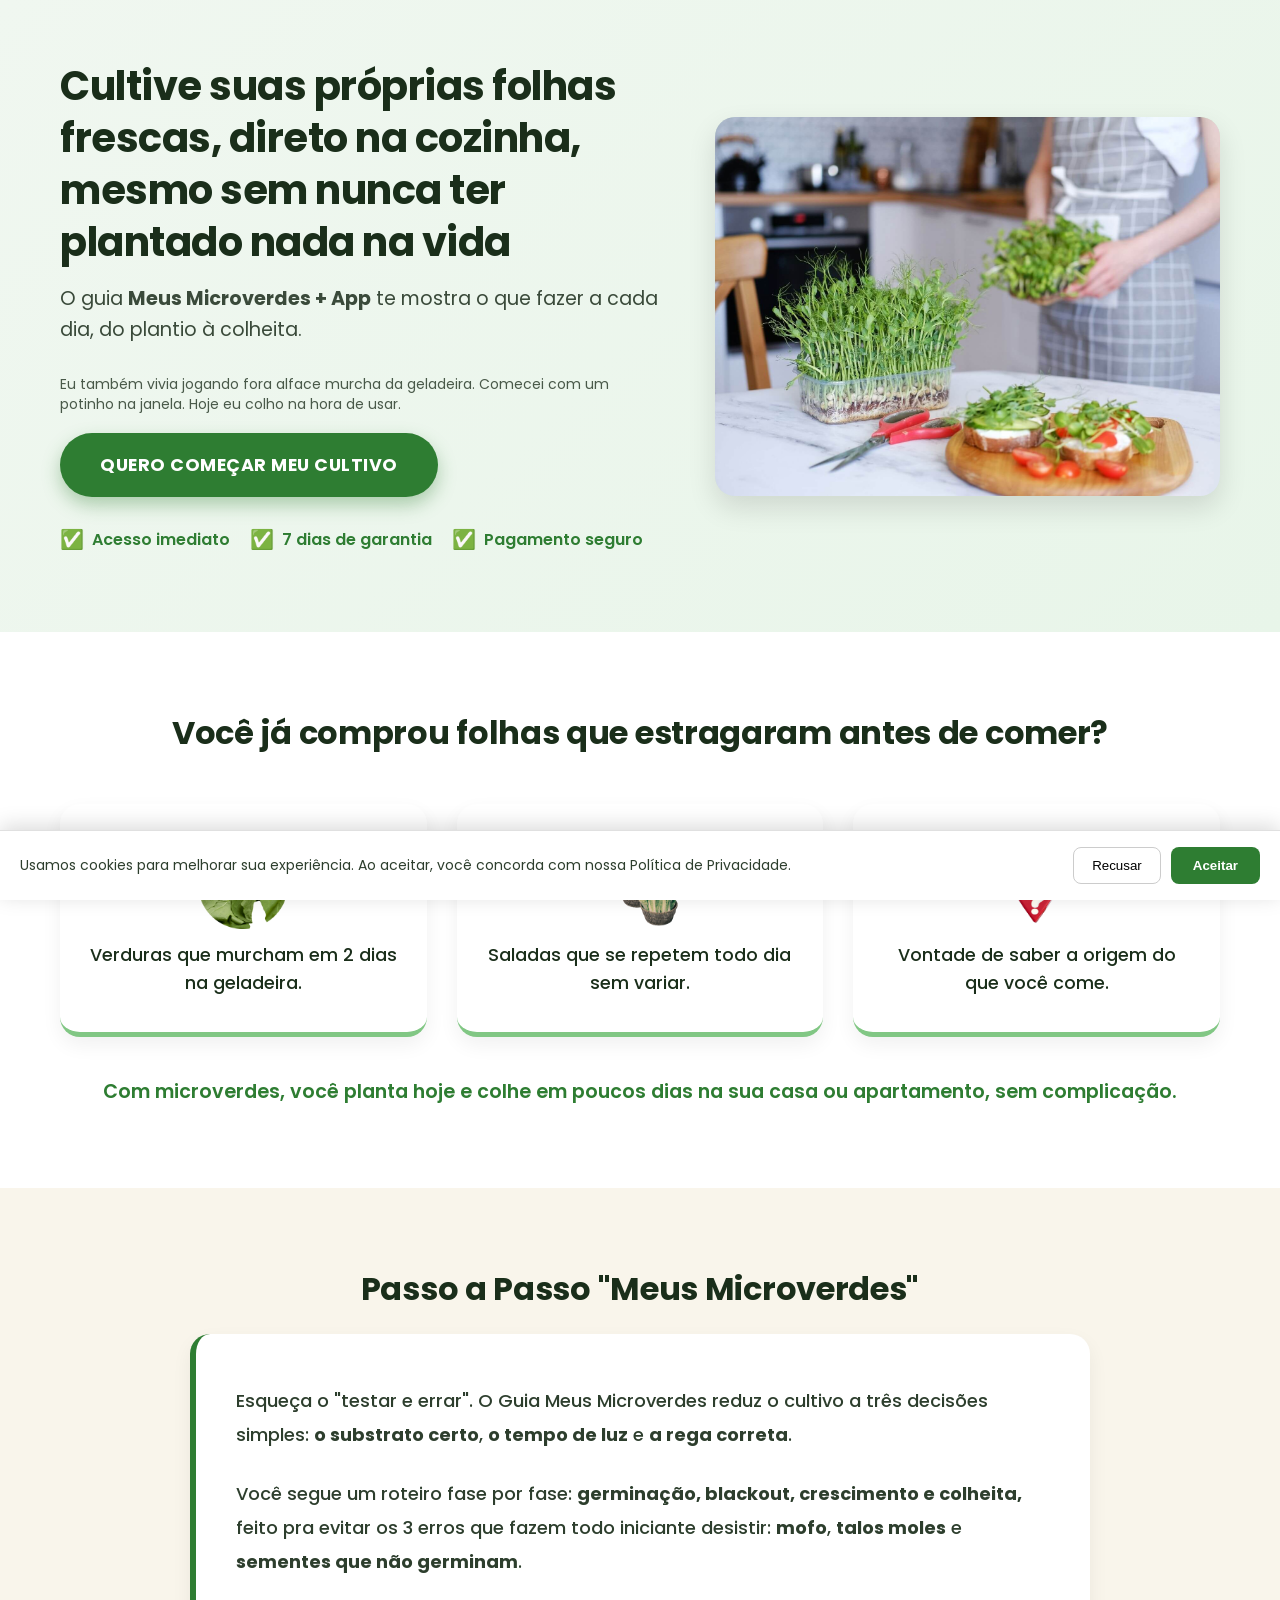
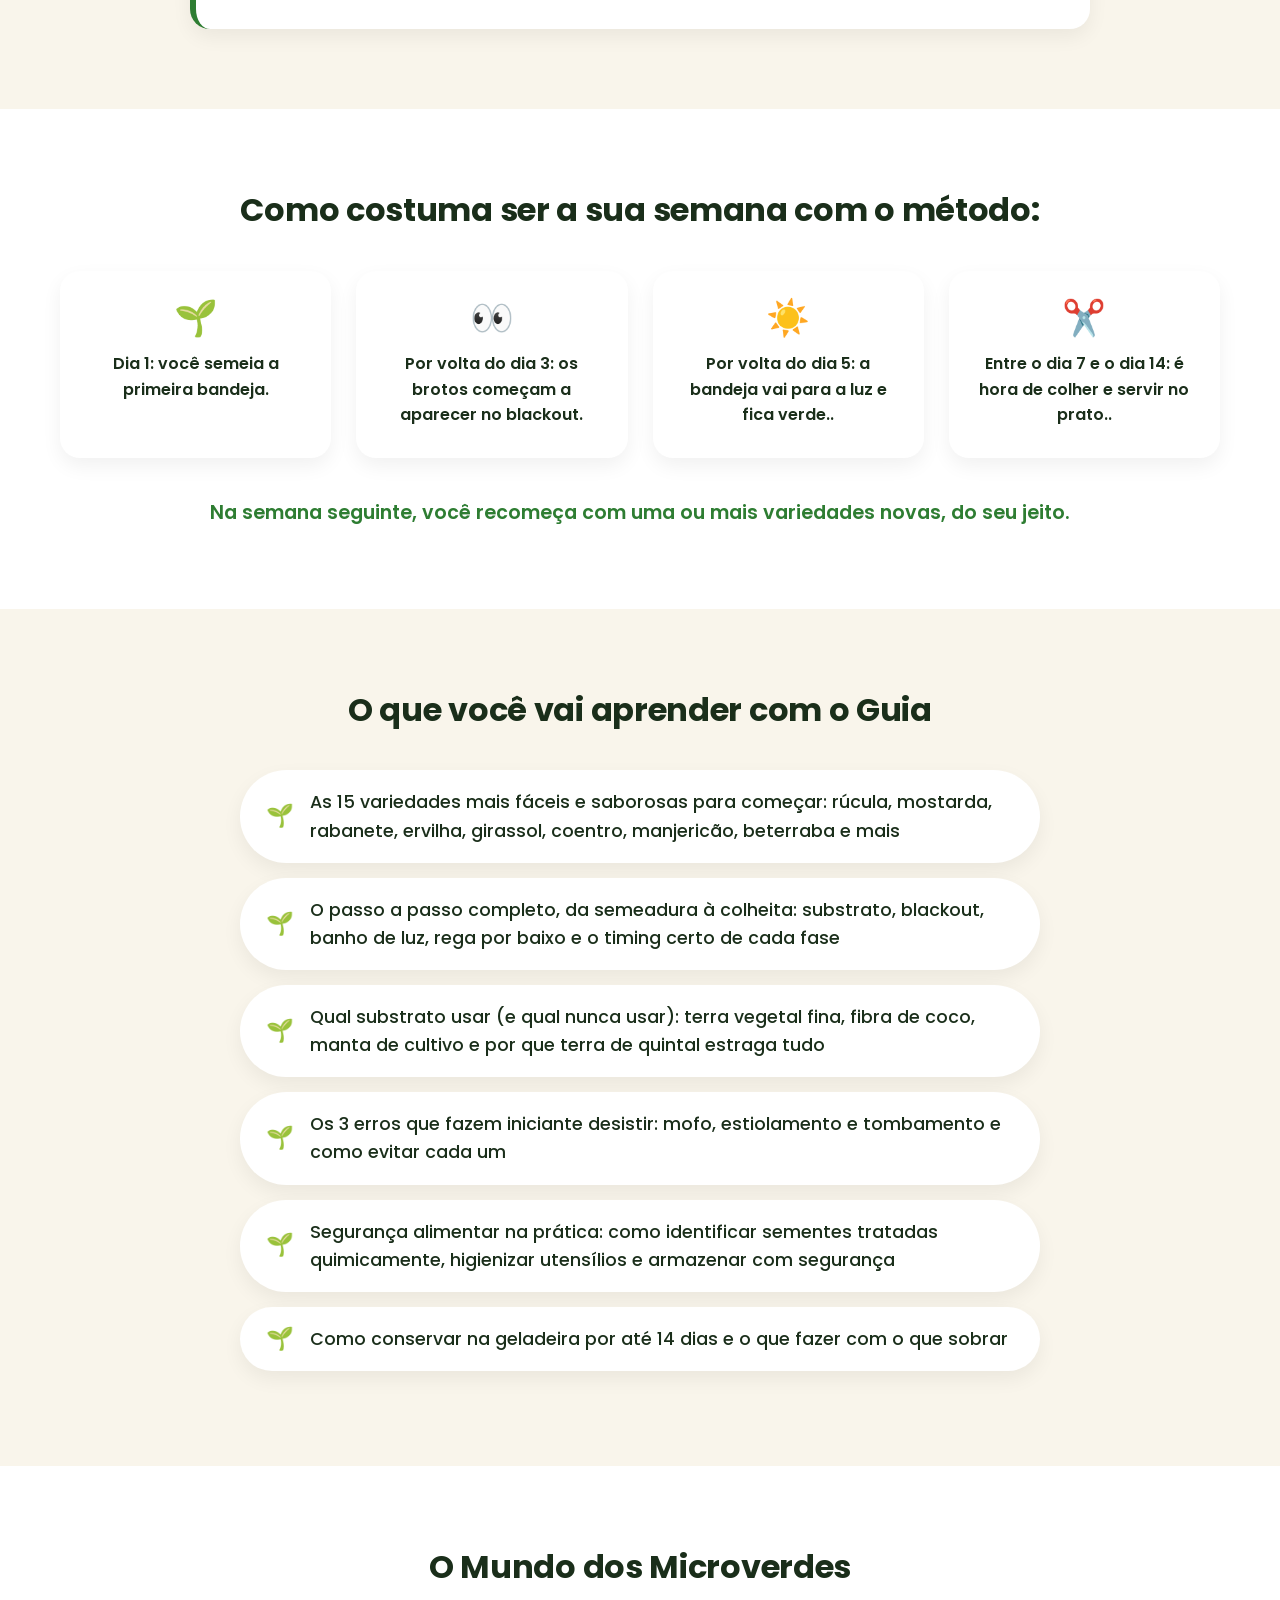
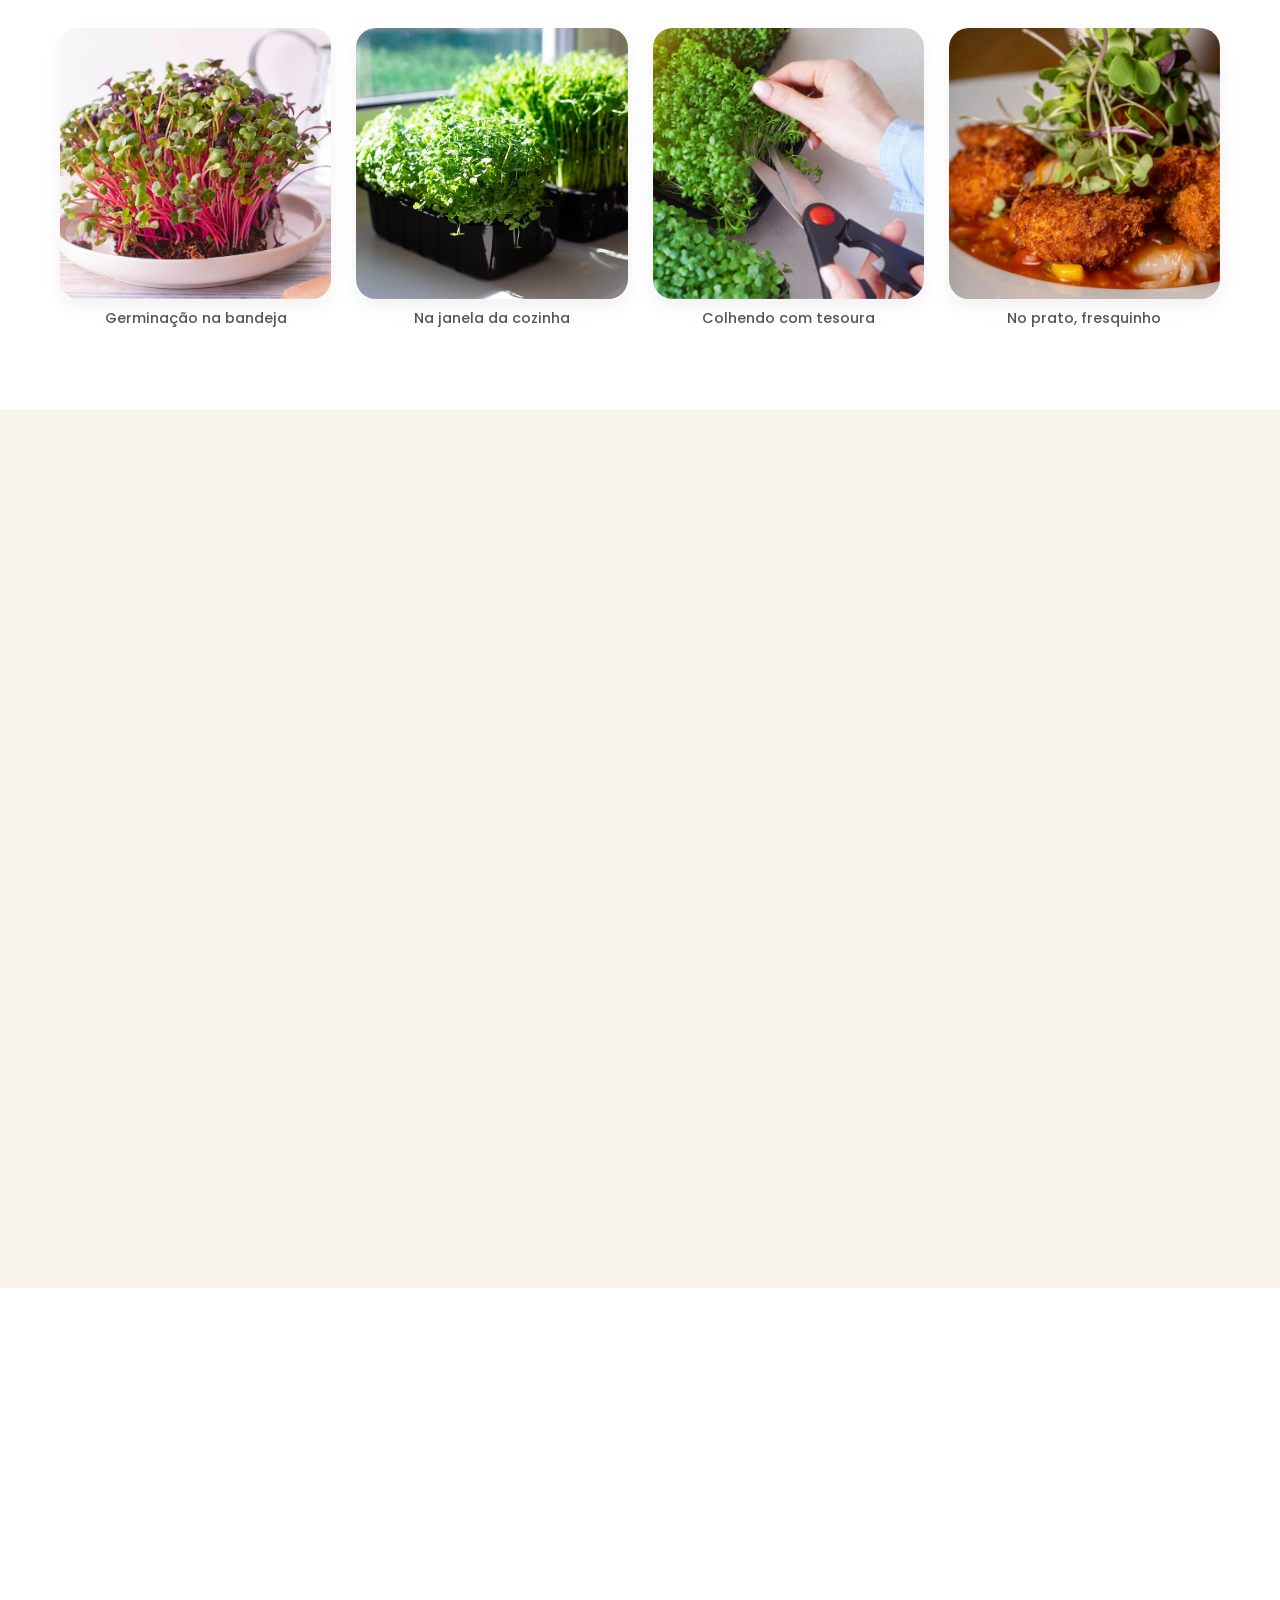
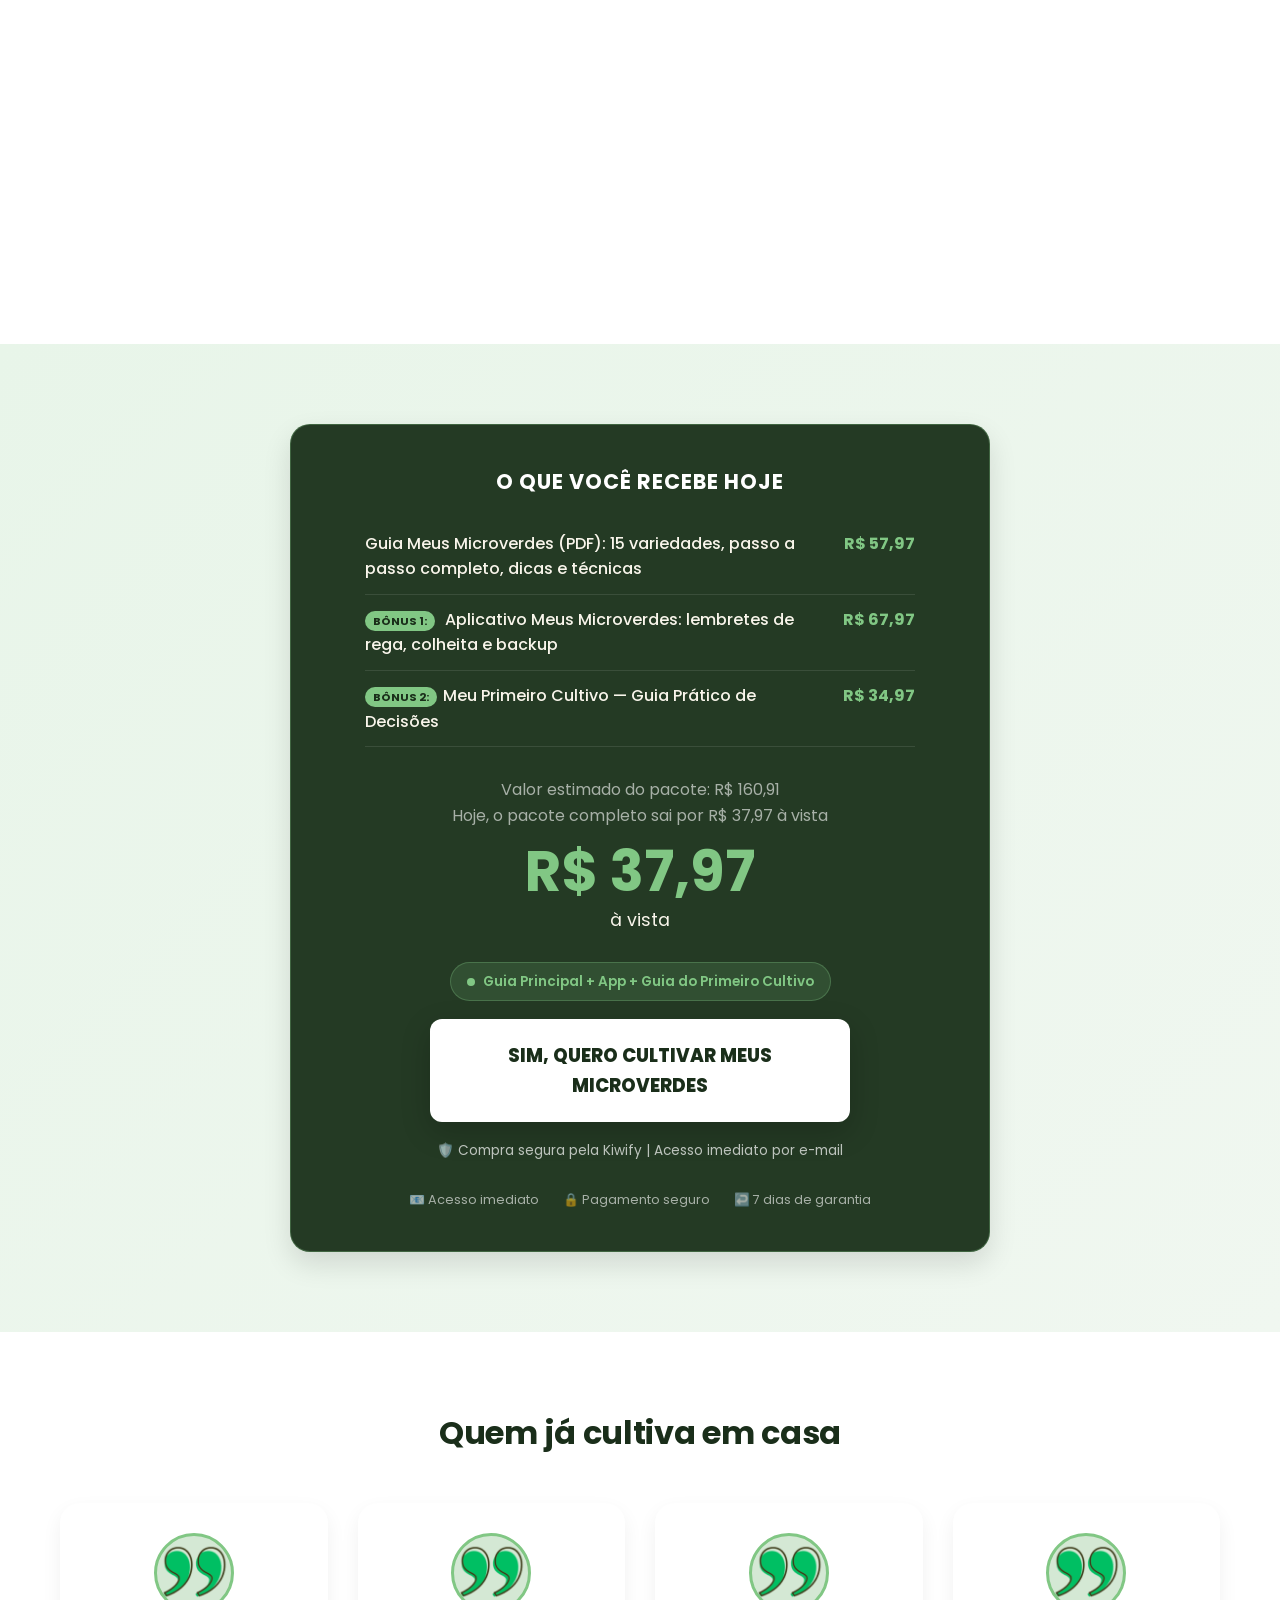
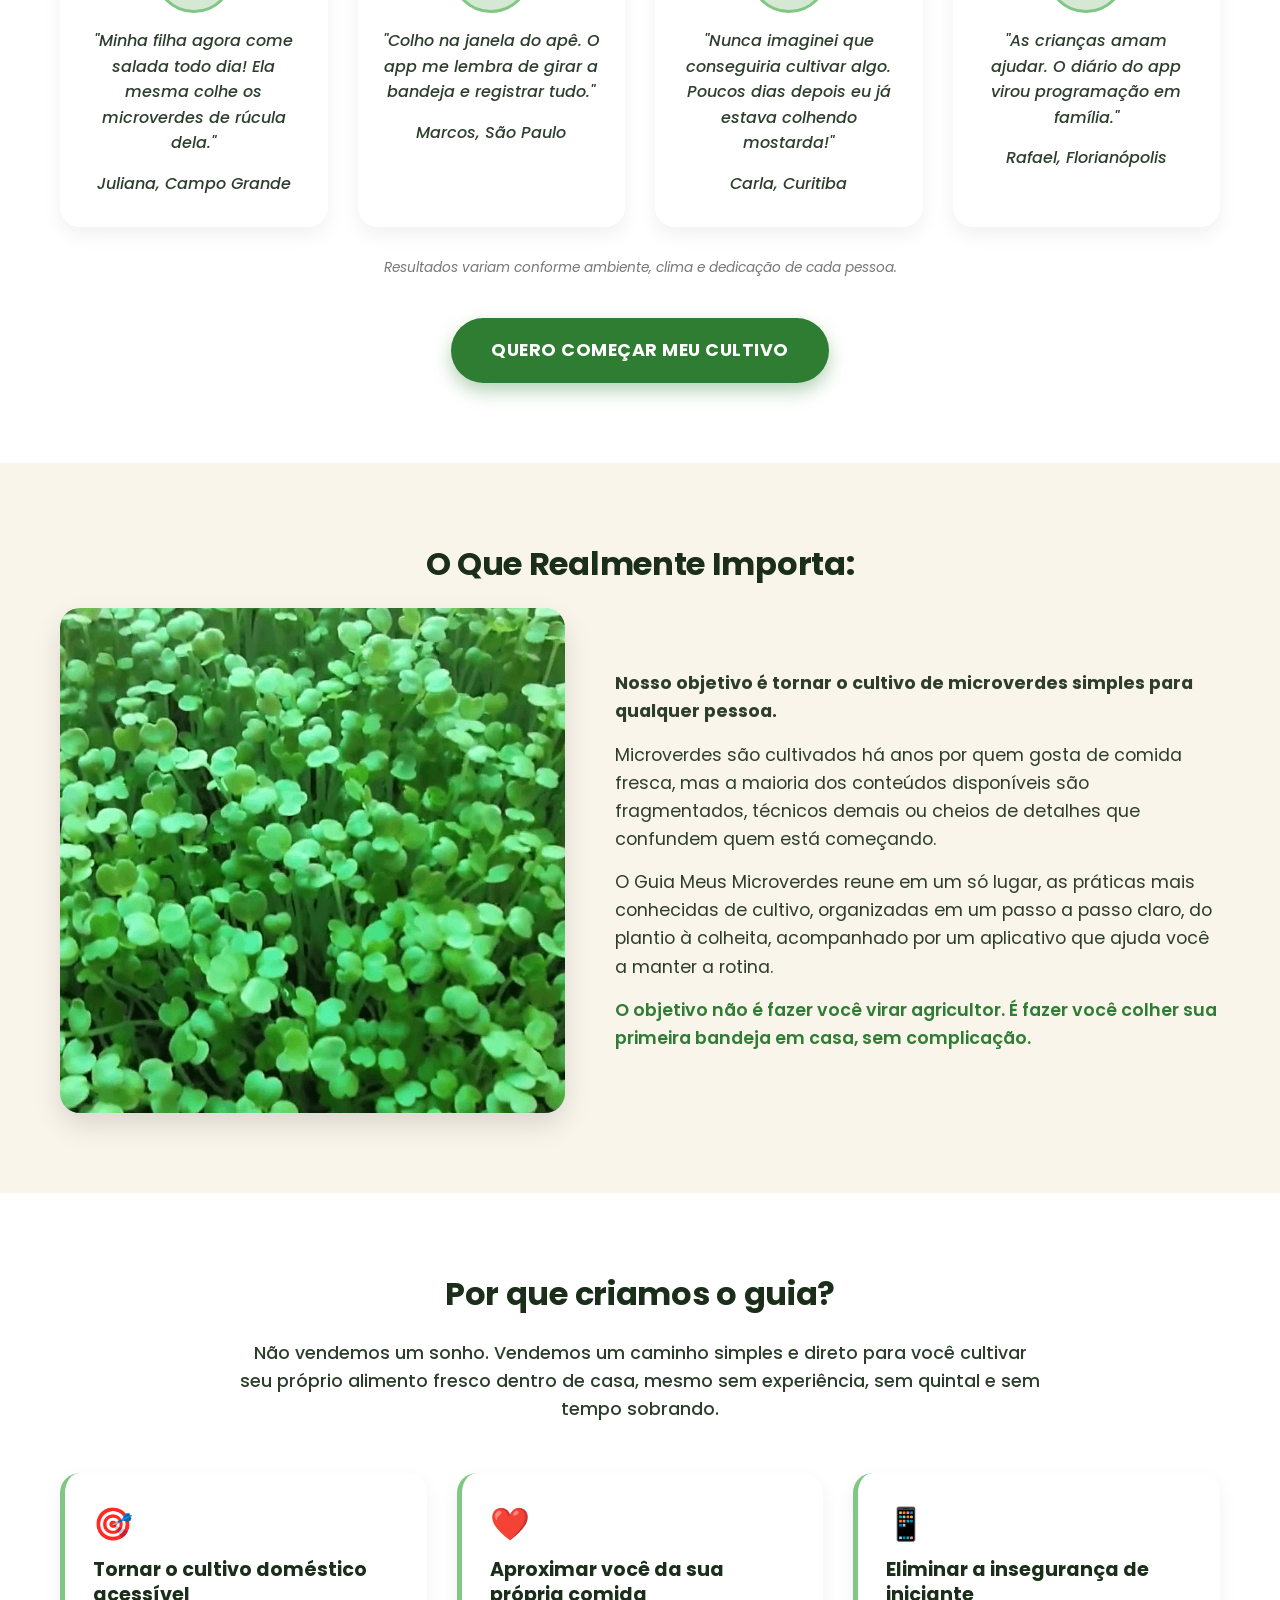
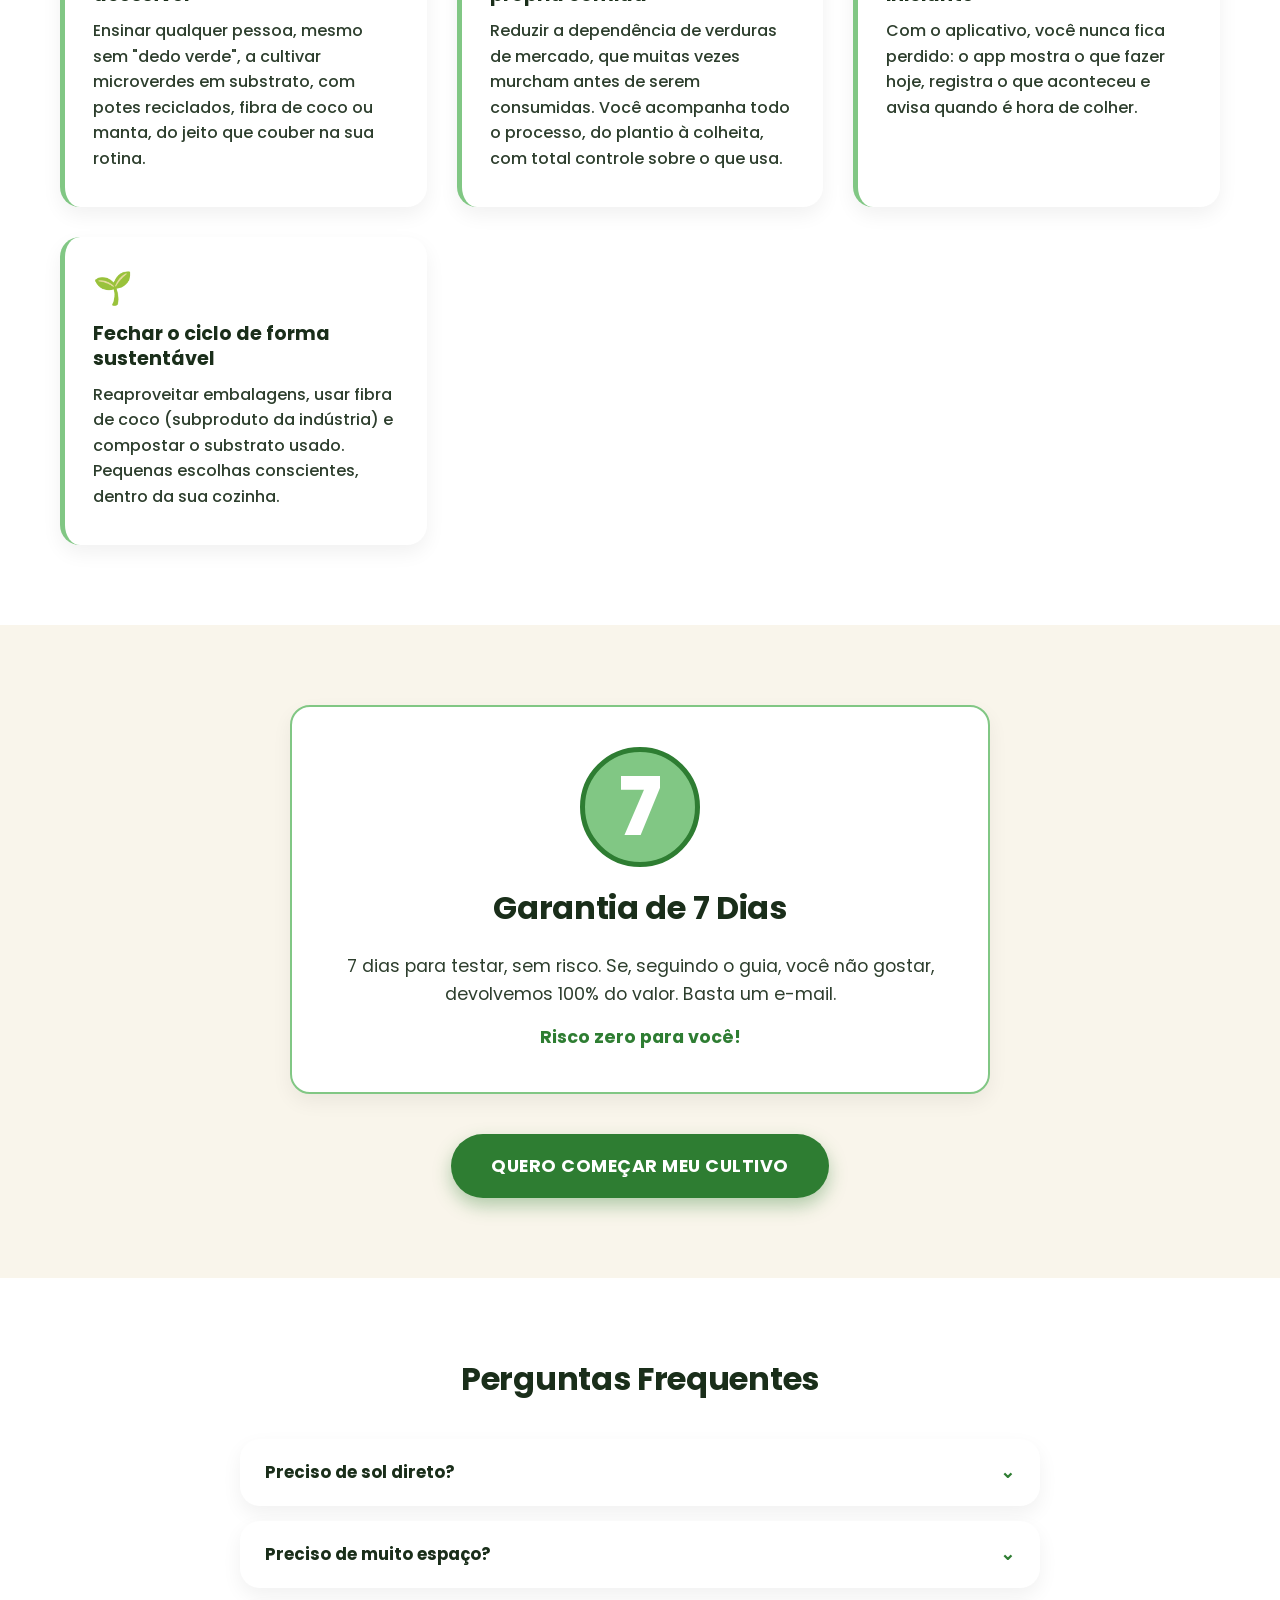
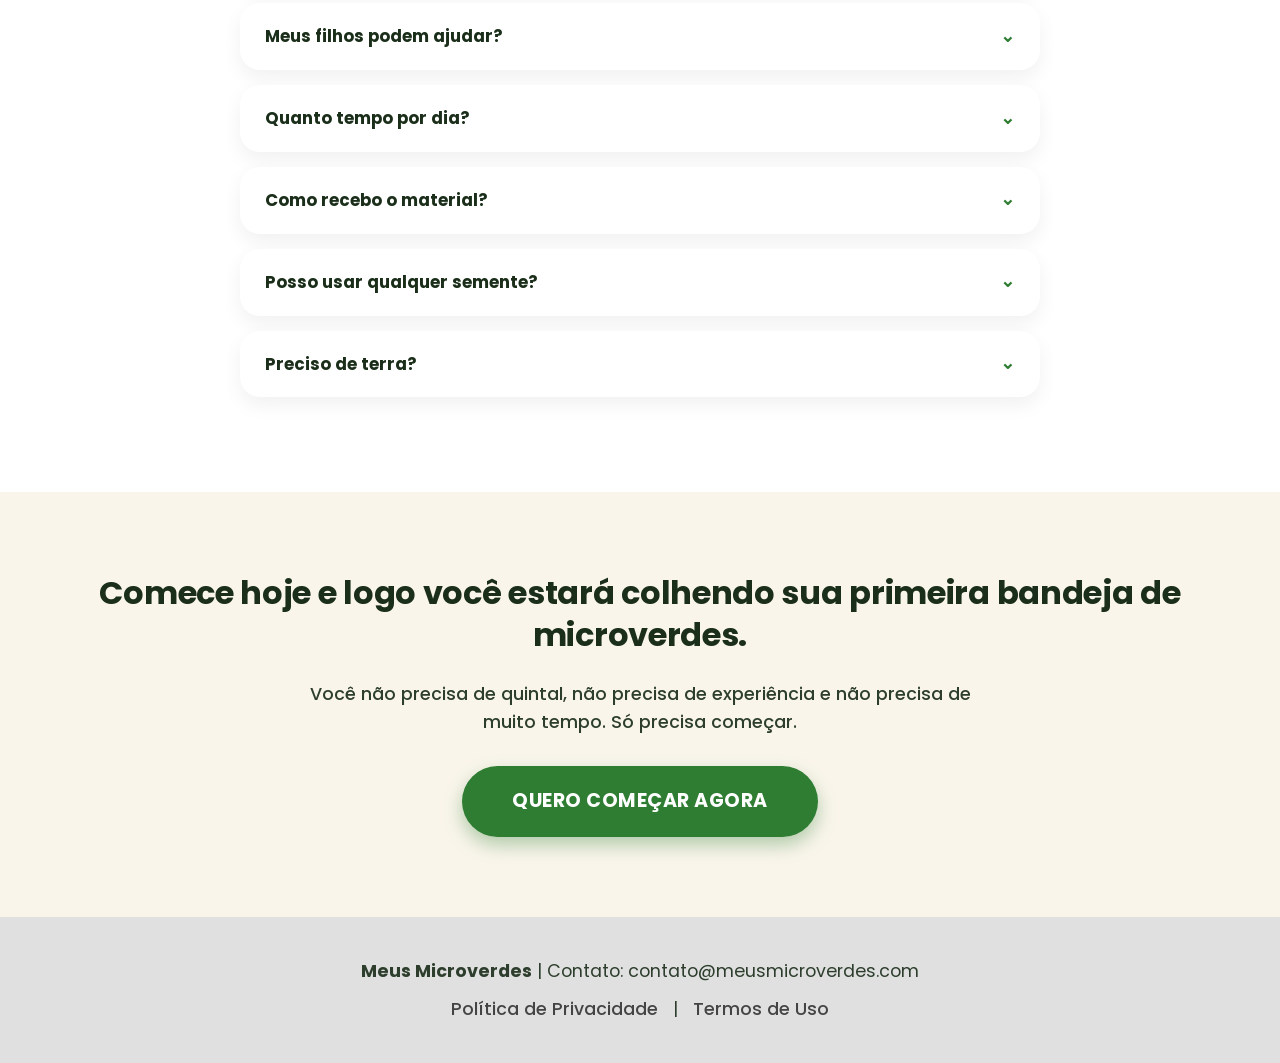
<file: index.html>
<!DOCTYPE html>
<html lang="pt-BR">
<head>
    <meta charset="UTF-8">
    <meta name="viewport" content="width=device-width, initial-scale=1.0">
    <link rel="icon" type="image/png" href="/favicon.png">
    <title>Passo a Passo Meus Microverdes | Cultive Microverdes em Casa</title>
    <meta name="description" content="O guia passo a passo + aplicativo que acompanha cada plantio. Cultive microverdes frescos na sua cozinha, mesmo em apartamento e sem experiência.">
    <link rel="preconnect" href="https://fonts.googleapis.com">
    <link rel="preconnect" href="https://fonts.gstatic.com" crossorigin>
    <link href="https://fonts.googleapis.com/css2?family=Poppins:wght@300;400;500;600;700&display=swap" rel="stylesheet">
    <style>
        * { margin: 0; padding: 0; box-sizing: border-box; }

        :root {
            --verde-natureza: #2E7D32;
            --verde-broto: #81C784;
            --bege-areia: #F9F5EB;
            --branco: #FFFFFF;
            --cinza-claro: #F0F0F0;
            --sombra: 0 8px 20px rgba(0, 0, 0, 0.06);
            --sombra-forte: 0 12px 28px rgba(0, 0, 0, 0.12);
            --borda-arredondada: 20px;
            --transicao: all 0.3s ease;
            --texto-escuro: #1a2e1a;
            --texto-corpo: #2d3e2d;
        }

        html { scroll-behavior: smooth; }

        body {
            font-family: 'Poppins', sans-serif;
            background-color: var(--bege-areia);
            color: var(--texto-corpo);
            line-height: 1.6;
            overflow-x: hidden;
        }

        .container {
            max-width: 1200px;
            margin: 0 auto;
            padding: 0 20px;
        }

        h1, h2, h3, h4 {
            font-weight: 700;
            line-height: 1.3;
            color: var(--texto-escuro);
            word-wrap: break-word;
        }

        h1 { font-size: 2.5rem; margin-bottom: 1rem; letter-spacing: -0.5px; }
        h2 { font-size: 2rem; margin-bottom: 1.5rem; text-align: center; letter-spacing: -0.3px; }
        h3 { font-size: 1.25rem; margin-bottom: 0.75rem; }
        p { font-size: 1.1rem; color: var(--texto-corpo); }

        .text-center { text-align: center; }

        .btn {
            display: inline-block;
            background-color: var(--verde-natureza);
            color: #ffffff;
            padding: 18px 40px;
            border-radius: 60px;
            font-weight: 700;
            font-size: 1.1rem;
            text-decoration: none;
            transition: var(--transicao);
            border: none;
            cursor: pointer;
            box-shadow: 0 8px 18px rgba(46, 125, 50, 0.35);
            letter-spacing: 0.5px;
            text-align: center;
        }

        .btn:hover {
            background-color: #1f5a22;
            transform: translateY(-3px);
            box-shadow: 0 12px 24px rgba(46, 125, 50, 0.45);
        }

        .btn-pulsar { animation: pulsar 1.8s infinite; }

        @keyframes pulsar {
            0% { transform: scale(1); box-shadow: 0 8px 18px rgba(46, 125, 50, 0.35); }
            50% { transform: scale(1.04); box-shadow: 0 12px 28px rgba(46, 125, 50, 0.55); }
            100% { transform: scale(1); box-shadow: 0 8px 18px rgba(46, 125, 50, 0.35); }
        }

        .fade-in {
            opacity: 0;
            transform: translateY(30px);
            transition: opacity 0.8s ease, transform 0.8s ease;
        }
        .fade-in.visivel { opacity: 1; transform: translateY(0); }

        section { padding: 80px 0; }
        .bg-branco { background-color: var(--branco); }
        .bg-bege { background-color: var(--bege-areia); }

        /* ===== EMOJIS COMO ÍCONES ===== */
        .emoji-icone {
            display: inline-block;
            line-height: 1;
            font-style: normal;
            font-family: "Apple Color Emoji", "Segoe UI Emoji", "Noto Color Emoji", "Android Emoji", "EmojiSymbols", sans-serif;
        }

        .hero-check .emoji-icone { font-size: 1.2rem; }

       .dor-card {
          display: flex;
          flex-direction: column;
          align-items: center;
          text-align: center;
        }

        .dor-card .icone-card {
          width: 90px;
          height: 90px;
          margin: 0 auto 12px auto;
          display: block;
        }
        
        .transformacao-item .emoji-icone {
            font-size: 2.2rem;
            color: var(--verde-natureza);
            margin-bottom: 15px;
            display: block;
        }

        .lista-aprender .emoji-icone {
            font-size: 1.4rem;
            min-width: 30px;
            text-align: center;
            flex-shrink: 0;
        }

        .app-lista .emoji-icone {
            font-size: 1.2rem;
            min-width: 25px;
            text-align: center;
            flex-shrink: 0;
        }

        .escassez .emoji-icone { font-size: 1.4rem; }

        .selos .emoji-icone { font-size: 1rem; }

        .kiwify-selo .emoji-icone {
            font-size: 1.1rem;
            margin-right: 8px;
        }

        .porque-card .emoji-icone {
            font-size: 2rem;
            color: var(--verde-natureza);
            margin-bottom: 18px;
            display: block;
        }

        .faq-pergunta .emoji-icone {
            font-size: 1.1rem;
            color: var(--verde-natureza);
            transition: transform 0.3s ease;
            flex-shrink: 0;
        }

        /* ===== FIM EMOJIS ===== */

        /* HERO */
        .hero {
            background: linear-gradient(135deg, #f0f7f0 0%, #e8f5e9 100%);
            padding: 60px 0 80px;
        }
        .hero-grid {
            display: flex;
            align-items: center;
            gap: 50px;
            flex-wrap: wrap;
        }
        .hero-texto { flex: 1 1 500px; min-width: 0; }
        .hero-imagem {
            flex: 1 1 400px;
            border-radius: var(--borda-arredondada);
            overflow: hidden;
            box-shadow: var(--sombra-forte);
            aspect-ratio: 4/3;
            background-color: #d4e8d4;
            display: flex;
            align-items: center;
            justify-content: center;
        }
        .hero-imagem img { width: 100%; height: 100%; object-fit: cover; display: block; }
        .hero-sub { font-size: 1.2rem; color: #3a4a3a; margin-bottom: 30px; }
        .hero-check {
            display: flex;
            flex-wrap: wrap;
            gap: 20px;
            margin-top: 30px;
            font-weight: 600;
            color: var(--verde-natureza);
        }
        .hero-check span { display: flex; align-items: center; gap: 8px; }

        /* DOR */
        .dor-grid {
            display: grid;
            grid-template-columns: repeat(auto-fit, minmax(250px, 1fr));
            gap: 30px;
            margin-top: 50px;
        }
        .dor-card {
            background: var(--branco);
            padding: 35px 25px;
            border-radius: var(--borda-arredondada);
            box-shadow: var(--sombra);
            text-align: center;
            transition: var(--transicao);
            border-bottom: 5px solid var(--verde-broto);
        }
        .dor-card p { font-size: 1.1rem; font-weight: 500; color: var(--texto-escuro); }

        /* MECANISMO */
        .mecanismo-box {
            background: var(--branco);
            border-radius: var(--borda-arredondada);
            padding: 50px 40px;
            box-shadow: var(--sombra);
            max-width: 900px;
            margin: 0 auto;
            border-left: 6px solid var(--verde-natureza);
        }
        .mecanismo-box p {
            font-size: 18px;
            line-height: 1.9;
            font-weight: 500;
        }
        .mecanismo-box p + p {
            margin-top: 25px;
        }

        /* TRANSFORMAÇÃO */
        .transformacao-grid {
            display: grid;
            grid-template-columns: repeat(auto-fit, minmax(220px, 1fr));
            gap: 25px;
            margin-top: 40px;
        }
        .transformacao-item {
            background: var(--branco);
            padding: 30px 22px;
            border-radius: var(--borda-arredondada);
            box-shadow: var(--sombra);
            text-align: center;
        }
        .transformacao-item p {
            font-weight: 600;
            font-size: 1rem;
            color: var(--texto-escuro);
        }

        /* LISTA DE APRENDIZADO */
        .lista-aprender {
            list-style: none;
            max-width: 800px;
            margin: 40px auto 0;
        }
        .lista-aprender li {
            background: var(--branco);
            padding: 18px 25px;
            margin-bottom: 15px;
            border-radius: 60px;
            display: flex;
            align-items: center;
            gap: 15px;
            box-shadow: var(--sombra);
            font-size: 1.1rem;
            font-weight: 500;
            color: var(--texto-escuro);
            transition: var(--transicao);
        }
        .lista-aprender li:hover { transform: translateX(10px); }

        /* GALERIA */
        .galeria {
            display: grid;
            grid-template-columns: repeat(auto-fit, minmax(200px, 1fr));
            gap: 25px;
            margin-top: 40px;
        }
        .galeria-item {
            border-radius: var(--borda-arredondada);
            overflow: hidden;
            box-shadow: var(--sombra);
            aspect-ratio: 1/1;
            background-color: #d4e8d4;
            display: flex;
            align-items: center;
            justify-content: center;
            transition: var(--transicao);
        }
        .galeria-item:hover { transform: scale(1.03); }
        .galeria-item img { width: 100%; height: 100%; object-fit: cover; }
        .galeria-legenda { text-align: center; font-size: 0.9rem; color: #555; margin-top: 8px; font-weight: 500; }

        /* APP SECTION */
        .app-section {
            background: linear-gradient(135deg, #e8f5e9 0%, #c8e6c9 100%);
            border-radius: 30px;
            padding: 50px 40px;
            max-width: 1000px;
            margin: 0 auto;
            box-shadow: var(--sombra-forte);
        }
        .app-grid {
            display: flex;
            align-items: center;
            gap: 40px;
            flex-wrap: wrap;
        }
        .app-texto { flex: 1 1 400px; min-width: 0; }
        .app-imagem { flex: 1 1 300px; display: flex; justify-content: center; }
        .app-imagem img { max-width: 100%; border-radius: 20px; box-shadow: var(--sombra); }
        .app-lista { list-style: none; margin-top: 20px; }
        .app-lista li {
            display: flex;
            align-items: center;
            gap: 12px;
            margin-bottom: 12px;
            font-weight: 500;
            color: var(--texto-escuro);
        }

        /* ===== BENEFÍCIOS (AJUSTADO) ===== */
        .beneficios-grid {
            display: grid;
            grid-template-columns: repeat(auto-fit, minmax(220px, 1fr));
            gap: 30px;
            margin-top: 50px;
            align-items: stretch;
        }
        .beneficio-card {
            background: var(--branco);
            padding: 40px 28px;
            border-radius: var(--borda-arredondada);
            box-shadow: var(--sombra);
            transition: var(--transicao);
            display: flex;
            flex-direction: column;
            align-items: center;
            text-align: center;
            height: 100%;
        }
        .beneficio-card:hover { transform: translateY(-8px); box-shadow: var(--sombra-forte); }
        .beneficio-card h3 {
            font-size: 1.3rem;
            font-weight: 700;
            color: var(--texto-escuro);
            line-height: 1.4;
            margin: 0;
        }
        .beneficio-card .emoji-icone {
            font-size: 2.8rem;
            color: var(--verde-natureza);
            margin-bottom: 20px;
            display: block;
            width: 48px;
            height: 48px;
            line-height: 48px;
            margin-left: auto;
            margin-right: auto;
            background: transparent;
        }
        .beneficio-card img.icone-card {
            width: 48px;
            height: 48px;
            margin: 0 auto 12px auto;
            display: block;
            object-fit: contain;
            background: transparent;
        }

        /* OFERTA */
        .oferta-section {
            background: linear-gradient(135deg, #e8f5e9 0%, #f0f7f0 100%);
        }
        .oferta-box {
            background: var(--branco);
            border-radius: 30px;
            padding: 50px 40px;
            text-align: center;
            max-width: 750px;
            margin: 0 auto;
            box-shadow: var(--sombra-forte);
            border: 2px solid var(--verde-broto);
            overflow-wrap: break-word;
        }
        .oferta-titulo {
            font-size: 1.4rem;
            font-weight: 700;
            color: var(--verde-natureza);
            margin-bottom: 25px;
            text-transform: uppercase;
            letter-spacing: 1px;
        }
        .lista-oferta {
            list-style: none;
            text-align: left;
            max-width: 550px;
            margin: 0 auto 30px;
        }
        .lista-oferta li {
            display: flex;
            justify-content: space-between;
            align-items: flex-start;
            gap: 15px;
            padding: 15px 0;
            border-bottom: 1px solid #e0e0e0;
            font-weight: 500;
            color: var(--texto-escuro);
            font-size: 1rem;
        }
        .lista-oferta li:last-child { border-bottom: none; }
        .lista-oferta .item-nome { flex: 1; }
        .lista-oferta .item-valor { font-weight: 700; color: var(--verde-natureza); white-space: nowrap; }
        .lista-oferta .bonus-tag {
            display: inline-block;
            background: var(--verde-natureza);
            color: white;
            font-size: 0.7rem;
            font-weight: 700;
            padding: 2px 8px;
            border-radius: 20px;
            margin-right: 6px;
            vertical-align: middle;
        }
        .valor-total {
            font-size: 1.1rem;
            font-weight: 700;
            color: #666;
            margin: 20px 0 10px;
        }
        .preco-antigo-oferta {
            text-decoration: line-through;
            color: #777;
            font-size: 1.4rem;
        }
        .preco-principal {
            font-size: 3.5rem;
            font-weight: 700;
            color: var(--verde-natureza);
            line-height: 1.2;
        }
        .preco-parcelado { font-size: 1.3rem; color: #444; margin-bottom: 25px; }
        .escassez {
            background: #fff3e0;
            border-radius: 60px;
            padding: 15px 25px;
            display: inline-flex;
            align-items: center;
            gap: 12px;
            font-weight: 700;
            color: #c43e00;
            margin: 25px 0;
            font-size: 1rem;
            border: 1px solid #ffcc80;
        }
        .selos {
            display: flex;
            flex-wrap: wrap;
            justify-content: center;
            gap: 15px;
            margin-top: 30px;
            color: #333;
            font-size: 0.9rem;
            font-weight: 500;
        }
        .selos span {
            display: flex;
            align-items: center;
            gap: 8px;
            background: #f0f7f0;
            padding: 8px 16px;
            border-radius: 60px;
            border: 1px solid #c8e6c9;
        }
        .kiwify-selo {
            display: inline-block;
            margin-top: 20px;
            font-size: 0.95rem;
            color: #2d3e2d;
            font-weight: 600;
            background: #f1f8e9;
            padding: 12px 20px;
            border-radius: 60px;
            border: 1px solid #c5e1a5;
        }

        /* DEPOIMENTOS */
        .depoimentos-grid {
            display: grid;
            grid-template-columns: repeat(auto-fit, minmax(250px, 1fr));
            gap: 30px;
            margin-top: 50px;
        }
        .depoimento-card {
            background: var(--branco);
            border-radius: var(--borda-arredondada);
            padding: 30px 25px;
            box-shadow: var(--sombra);
            text-align: center;
            transition: var(--transicao);
        }
        .depoimento-card:hover { transform: translateY(-5px); }
        .depoimento-foto {
            width: 80px;
            height: 80px;
            border-radius: 50%;
            background: #d4e8d4;
            margin: 0 auto 15px;
            display: flex;
            align-items: center;
            justify-content: center;
            overflow: hidden;
            border: 3px solid var(--verde-broto);
        }
        .depoimento-foto img { width: 100%; height: 100%; object-fit: cover; }
        .depoimento-card p { font-style: italic; color: #2d3e2d; font-size: 1rem; font-weight: 500; }
        .depoimento-nome { font-weight: 700; color: var(--verde-natureza); margin-top: 15px; }
        .aviso-resultados {
            text-align: center;
            font-size: 0.85rem;
            color: #777;
            margin-top: 30px;
            font-style: italic;
        }

        /* AUTORIDADE */
        .autoridade-grid {
            display: flex;
            align-items: center;
            gap: 50px;
            flex-wrap: wrap;
        }
        .autoridade-imagem {
            flex: 1 1 300px;
            border-radius: var(--borda-arredondada);
            overflow: hidden;
            box-shadow: var(--sombra-forte);
            aspect-ratio: 1/1;
            background: #d4e8d4;
            display: flex;
            align-items: center;
            justify-content: center;
        }
        .autoridade-imagem img { width: 100%; height: 100%; object-fit: cover; }
        .autoridade-texto { flex: 1 1 400px; min-width: 0; }

        /* POR QUE CRIAMOS */
        .porque-grid {
            display: grid;
            grid-template-columns: repeat(auto-fit, minmax(280px, 1fr));
            gap: 30px;
            margin-top: 50px;
        }
        .porque-card {
            background: var(--branco);
            padding: 35px 28px;
            border-radius: var(--borda-arredondada);
            box-shadow: var(--sombra);
            transition: var(--transicao);
            border-left: 5px solid var(--verde-broto);
        }
        .porque-card:hover { transform: translateY(-5px); box-shadow: var(--sombra-forte); }
        .porque-card h3 { font-size: 1.2rem; color: var(--texto-escuro); margin-bottom: 10px; }
        .porque-card p { font-size: 1rem; font-weight: 500; }

        /* GARANTIA */
        .garantia-box {
            background: var(--branco);
            border-radius: var(--borda-arredondada);
            padding: 40px;
            text-align: center;
            max-width: 700px;
            margin: 0 auto;
            box-shadow: var(--sombra);
            border: 2px solid var(--verde-broto);
        }
        .garantia-selo {
            width: 120px;
            height: 120px;
            background: var(--verde-broto);
            border-radius: 50%;
            display: flex;
            align-items: center;
            justify-content: center;
            margin: 0 auto 20px;
            color: #ffffff;
            font-size: 5rem;
            font-weight: 800;
            border: 5px solid var(--verde-natureza);
        }

        /* FAQ */
        .faq-item {
            background: var(--branco);
            border-radius: var(--borda-arredondada);
            padding: 20px 25px;
            margin-bottom: 15px;
            box-shadow: var(--sombra);
            cursor: pointer;
            transition: var(--transicao);
        }
        .faq-item:hover { box-shadow: var(--sombra-forte); }
        .faq-pergunta {
            display: flex;
            justify-content: space-between;
            align-items: center;
            font-weight: 700;
            font-size: 1.05rem;
            color: var(--texto-escuro);
            gap: 15px;
        }
        .faq-resposta {
            max-height: 0;
            overflow: hidden;
            transition: max-height 0.4s ease, padding 0.3s ease;
            color: #2d3e2d;
            padding-top: 0;
            font-weight: 500;
            font-size: 1rem;
        }
        .faq-item.ativo .faq-resposta { max-height: 400px; padding-top: 15px; }
        .faq-item.ativo .faq-pergunta .emoji-icone { transform: rotate(180deg); }

        /* RODAPÉ */
        footer {
            background: #e0e0e0;
            padding: 40px 0;
            text-align: center;
            color: #444;
            font-size: 0.9rem;
        }
        footer a {
            color: #444;
            text-decoration: none;
            margin: 0 10px;
            transition: var(--transicao);
            font-weight: 500;
        }
        footer a:hover { color: var(--verde-natureza); }
        footer .footer-links { margin-top: 10px; }

        /* ===== CTA FIXO: ESCONDE POR PADRÃO, MOSTRA SÓ NO MOBILE COM .mostrar ===== */
        #fixed-cta-mobile { display: none; }
        @media (max-width: 768px) {
            #fixed-cta-mobile.mostrar { display: block; }
        }

        /* ===== RESPONSIVO ===== */
        @media (max-width: 768px) {
            h1 { font-size: 1.9rem; }
            h2 { font-size: 1.6rem; }
            .hero { padding: 40px 0 60px; }
            .hero-grid { flex-direction: column; gap: 30px; }
            .hero-imagem { width: 100%; flex: none; }
            .hero-check { flex-direction: column; gap: 10px; }
            .btn { padding: 15px 30px; font-size: 1rem; width: 100%; text-align: center; }
            .oferta-box { padding: 30px 20px; }
            .preco-principal { font-size: 2.5rem; }
            .porque-grid { grid-template-columns: 1fr; }
            .beneficios-grid { grid-template-columns: 1fr; }
            .app-grid { flex-direction: column; }
            .autoridade-grid { flex-direction: column; }
            .selos { flex-direction: column; align-items: center; }
            .mecanismo-box { padding: 30px 22px; }
            .app-section { padding: 35px 22px; }
            .lista-oferta li { flex-direction: column; gap: 5px; }
            .lista-oferta .item-valor { align-self: flex-start; }
            #cookie-banner { font-size: 13px; padding: 12px 15px; }
            #cookie-banner > div { width: 100%; justify-content: flex-end; }
        }
    </style>
</head>
<body>

    <!-- 1. HERO - Versão Ladeira Ajustada -->
    <section class="hero">
        <div class="container">
            <div class="hero-grid">
                <div class="hero-texto fade-in">
                    <h1>Cultive suas próprias folhas frescas, direto na cozinha, mesmo sem nunca ter plantado nada na vida</h1>
                    <p class="hero-sub">O guia <strong>Meus Microverdes + App</strong> te mostra o que fazer a cada dia, do plantio à colheita.</p>
                    
                    <p style="font-size:14px; opacity:0.85; margin: 12px 0 18px 0; line-height:1.4;">
                        Eu também vivia jogando fora alface murcha da geladeira. Comecei com um potinho na janela. Hoje eu colho na hora de usar.
                    </p>

                    <a href="https://pay.kiwify.com.br/Px3er04" class="btn btn-pulsar">QUERO COMEÇAR MEU CULTIVO</a>
                    <div class="hero-check">
                        <span><span class="emoji-icone">✅</span> Acesso imediato</span>
                        <span><span class="emoji-icone">✅</span> 7 dias de garantia</span>
                        <span><span class="emoji-icone">✅</span> Pagamento seguro</span>
                    </div>
                </div>
                <div class="hero-imagem fade-in">
                    <img src="cozinha.jpg" alt="Colhendo microverdes frescos na cozinha" loading="lazy">
                </div>
            </div>
        </div>
    </section>
    
    <!-- 2. DOR -->
    <section class="bg-branco">
        <div class="container">
            <h2 class="fade-in">Você já comprou folhas que estragaram antes de comer?</h2>
            <div class="dor-grid">
                 <div class="dor-card fade-in">
                    <img src="murcha.png" class="icone-card" alt="Verduras que murcham">
                    <p>Verduras que murcham em 2 dias na geladeira.</p>
                </div>

                <div class="dor-card fade-in">
                    <img src="saladas.png" class="icone-card" alt="icone salada">
                    <p>Saladas que se repetem todo dia sem variar.</p>
                </div>

                 <div class="dor-card fade-in">
                    <img src="origem.png" class="icone-card" alt="icone salada">
                    <p>Vontade de saber a origem do que você come.</p>
                </div>
            </div>
            <p class="fade-in text-center" style="margin-top: 40px; font-size: 1.2rem; font-weight: 600; color: var(--verde-natureza);">Com microverdes, você planta hoje e colhe em poucos dias na sua casa ou apartamento, sem complicação.</p>
        </div>
    </section>

    <!-- 3. MECANISMO -->
    <section class="bg-bege">
        <div class="container">
            <h2 class="fade-in">Passo a Passo "Meus Microverdes"</h2>
            <div class="mecanismo-box fade-in">
                <p>Esqueça o "testar e errar".  O Guia Meus Microverdes reduz o cultivo a três decisões simples: <strong>o substrato certo</strong>, <strong>o tempo de luz</strong> e <strong>a rega correta</strong>.</p>
                <p>Você segue um roteiro fase por fase: <strong>germinação, blackout, crescimento e colheita, </strong> feito pra evitar os 3 erros que fazem todo iniciante desistir: <strong>mofo</strong>, <strong>talos moles</strong> e <strong>sementes que não germinam</strong>.</p>
            </div>
        </div>
    </section>

    <!-- 4. TRANSFORMAÇÃO -->
    <section class="bg-branco">
        <div class="container">
            <h2 class="fade-in">Como costuma ser a sua semana com o método:</h2>
            <div class="transformacao-grid">
                <div class="transformacao-item fade-in">
                    <span class="emoji-icone">🌱</span>
                    <p>Dia 1: você semeia a primeira bandeja.</p>
                </div>
                <div class="transformacao-item fade-in">
                    <span class="emoji-icone">👀</span>
                    <p>Por volta do dia 3: os brotos começam a aparecer no blackout.</p>
                </div>
                <div class="transformacao-item fade-in">
                    <span class="emoji-icone">☀️</span>
                    <p>Por volta do dia 5: a bandeja vai para a luz e fica verde..</p>
                </div>
                <div class="transformacao-item fade-in">
                    <span class="emoji-icone">✂️</span>
                    <p>Entre o dia 7 e o dia 14: é hora de colher e servir no prato..</p>
                </div>
            </div>
            <p class="fade-in text-center" style="margin-top: 40px; font-size: 1.2rem; font-weight: 600; color: var(--verde-natureza);">Na semana seguinte, você recomeça com uma ou mais variedades novas, do seu jeito.</p>
        </div>
    </section>

    <!-- 5. O QUE VOCÊ VAI APRENDER -->
    <section class="bg-bege">
        <div class="container">
            <h2 class="fade-in">O que você vai aprender com o Guia</h2>
            <ul class="lista-aprender">
                <li class="fade-in"><span class="emoji-icone">🌱</span> As 15 variedades mais fáceis e saborosas para começar: rúcula, mostarda, rabanete, ervilha, girassol, coentro, manjericão, beterraba e mais</li>
                <li class="fade-in"><span class="emoji-icone">🌱</span> O passo a passo completo, da semeadura à colheita: substrato, blackout, banho de luz, rega por baixo e o timing certo de cada fase</li>
                <li class="fade-in"><span class="emoji-icone">🌱</span> Qual substrato usar (e qual nunca usar): terra vegetal fina, fibra de coco, manta de cultivo e por que terra de quintal estraga tudo</li>
                <li class="fade-in"><span class="emoji-icone">🌱</span> Os 3 erros que fazem iniciante desistir: mofo, estiolamento e tombamento e como evitar cada um</li>
                <li class="fade-in"><span class="emoji-icone">🌱</span> Segurança alimentar na prática: como identificar sementes tratadas quimicamente, higienizar utensílios e armazenar com segurança</li>
                <li class="fade-in"><span class="emoji-icone">🌱</span> Como conservar na geladeira por até 14 dias e o que fazer com o que sobrar</li>
            </ul>
        </div>
    </section>

    <!-- 6. DENTRO DO MATERIAL -->
    <section class="bg-branco">
        <div class="container">
            <h2 class="fade-in">O Mundo dos Microverdes</h2>
            <div class="galeria">
                <div class="fade-in">
                    <div class="galeria-item">
                        <img src="bandeja.jpg" alt="Germinação de microverdes em bandeja com substrato" loading="lazy">
                    </div>
                    <p class="galeria-legenda">Germinação na bandeja</p>
                </div>
                <div class="fade-in">
                    <div class="galeria-item">
                        <img src="janela.jpg" alt="Bandeja de microverdes na janela do apartamento" loading="lazy">
                    </div>
                    <p class="galeria-legenda">Na janela da cozinha</p>
                </div>
                <div class="fade-in">
                    <div class="galeria-item">
                        <img src="tesoura.jpg" alt="Mão colhendo microverdes com tesoura" loading="lazy">
                    </div>
                    <p class="galeria-legenda">Colhendo com tesoura</p>
                </div>
                <div class="fade-in">
                    <div class="galeria-item">
                        <img src="prato.jpg" alt="Prato finalizado com microverdes frescos" loading="lazy">
                    </div>
                    <p class="galeria-legenda">No prato, fresquinho</p>
                </div>
            </div>
        </div>
    </section>

    <!-- 7. APP -->
    <section class="bg-bege">
        <div class="container">
            <div class="app-section fade-in">
                <div class="app-grid">
                    <div class="app-texto">
                        <h2 style="text-align: left;">Bônus: Aplicativo Meus Microverdes</h2>
                        <p>Você não recebe apenas um guia em PDF. Recebe também o <strong>App Meus Microverdes</strong>, que acompanha cada bandeja do plantio até a colheita.</p>
                        <ul class="app-lista">
                            <li><span class="emoji-icone">✅</span> Crie cultivos com variedade, data e nome da bandeja</li>
                            <li><span class="emoji-icone">✅</span> Registro diário de umidade, ventilação, temperatura e irrigação</li>
                            <li><span class="emoji-icone">✅</span> Checklist do dia com orientações por fase: germinação, blackout, crescimento e colheita</li>
                            <li><span class="emoji-icone">✅</span> Registro fotográfico da evolução de cada bandeja</li>
                            <li><span class="emoji-icone">✅</span> Histórico de colheitas com peso e avaliação</li>
                            <li><span class="emoji-icone">✅</span> Lembretes de rega, alertas inteligentes e backup dos seus dados</li>
                        </ul>
                    </div>
                    <div class="app-imagem">
                        <img src="app.jpg" alt="Aplicativo Meus Microverdes no celular" loading="lazy">
                    </div>
                </div>
            </div>
            <!-- CTA após o app -->
            <div class="text-center fade-in" style="margin-top: 40px;">
                <a href="https://pay.kiwify.com.br/Px3er04" class="btn btn-pulsar">QUERO COMEÇAR MEU CULTIVO</a>
            </div>
        </div>
    </section>

    <!-- 8. BENEFÍCIOS -->
    <section class="bg-branco">
        <div class="container">
            <h2 class="fade-in">Por que cultivar em casa?</h2>
            <div class="beneficios-grid">
                <div class="beneficio-card fade-in">
                    <span class="emoji-icone">💪</span>
                    <h3>Sabor mais intenso, colhido na hora, uma bandejinha rende mais sabor que um maço inteiro de alface..</h3>
                </div>
                <div class="beneficio-card fade-in">
                    <span class="emoji-icone">☀️</span>
                    <h3>Comida fresca todos os dias, direto da sua cozinha.</h3>
                </div>
                <div class="beneficio-card fade-in">
                    <span class="emoji-icone">💰</span>
                    <h3>Menos desperdício e mais rendimento: um pacote de sementes dá pra várias bandejas.</h3>
                </div>
                <div class="beneficio-card fade-in">
                    <span class="emoji-icone">🧘</span>
                    <h3>Um hobby leve e relaxante para fazer em casa.</h3>
                </div>
            </div>
            <p class="fade-in text-center" style="margin-top: 30px; font-size: 0.9rem; color: #777; font-style: italic;">Microverdes são um complemento alimentar e não substituem uma dieta equilibrada nem acompanhamento profissional.</p>
        </div>
    </section>

  <!-- 9. OFERTA EMPILHADA -->
<section id="oferta" class="oferta-section" style="background-color: #1A2E1A; padding: 80px 0;">
    <div class="container">
        <div class="oferta-box fade-in" style="background: #243A24; border: 1px solid rgba(129,199,132,0.3); border-radius: 20px; padding: 40px; max-width: 700px; margin: 0 auto;">
            <p class="oferta-titulo" style="color: #FFFFFF; text-align: center; font-weight: 700; font-size: 1.3rem; margin-bottom: 20px;">O que você recebe hoje</p>

            <ul class="lista-oferta" style="list-style: none;">
                <li style="display: flex; justify-content: space-between; padding: 12px 0; border-bottom: 1px solid rgba(255,255,255,0.1); color: #F9F5EB;">
                    <span class="item-nome">Guia Meus Microverdes (PDF): 15 variedades, passo a passo completo, dicas e técnicas</span>
                    <span class="item-valor" style="color: #81C784; font-weight: 700;">R$ 57,97</span>
                </li>
                <li style="display: flex; justify-content: space-between; padding: 12px 0; border-bottom: 1px solid rgba(255,255,255,0.1); color: #F9F5EB;">
                    <span class="item-nome"><span style="background: #81C784; color: #1A2E1A; font-size: 0.7rem; font-weight: 700; padding: 2px 8px; border-radius: 20px; margin-right: 6px;">BÔNUS 1:</span> Aplicativo Meus Microverdes: lembretes de rega, colheita e backup</span>
                    <span class="item-valor" style="color: #81C784; font-weight: 700;">R$ 67,97</span>
                </li>
                <li style="display: flex; justify-content: space-between; padding: 12px 0; border-bottom: 1px solid rgba(255,255,255,0.1); color: #F9F5EB;">
                    <span class="item-nome"><span style="background: #81C784; color: #1A2E1A; font-size: 0.7rem; font-weight: 700; padding: 2px 8px; border-radius: 20px; margin-right: 6px;">BÔNUS 2:</span>Meu Primeiro Cultivo — Guia Prático de Decisões</span>
                    <span class="item-valor" style="color: #81C784; font-weight: 700;">R$ 34,97</span>
                </li>
            </ul>
             <!-- COM PIX À VISTA APENAS -->
            <p style="text-align: center; color: rgba(255,255,255,0.6); margin: 20px 0 10px; font-size: 1rem;">Valor estimado do pacote: R$ 160,91
            <br>Hoje, o pacote completo sai por R$ 37,97 à vista 
            <p style="text-align: center; color: #81C784; font-size: 3.5rem; font-weight: 700; line-height: 1.2;">R$ 37,97</p>
            <p style="text-align: center; color: #F9F5EB; margin-bottom: 25px;">à vista</p>

            <!-- COM PIX E CARTÃO -->
           <!-- <p style="text-align: center; color: rgba(255,255,255,0.6); margin: 20px 0 10px; font-size: 1rem;">Valor estimado do pacote: R$ 160,91
            <br>Hoje, o pacote completo sai por R$ 37,97 à vista <br>ou em até 8x de R$ 5,52</p>
            <p style="text-align: center; color: #81C784; font-size: 3.5rem; font-weight: 700; line-height: 1.2;">R$ 37,97</p>
            <p style="text-align: center; color: #F9F5EB; margin-bottom: 25px;">à vista ou até 8x de R$ 5,52</p>  -->

            <div style="display: flex; flex-direction: column; align-items: center; gap: 18px; margin-top: 28px;">
                <div style="display: inline-flex; align-items: center; gap: 8px; background: rgba(129,199,132,0.15); border: 1px solid rgba(129,199,132,0.3); color: #81C784; font-weight: 600; font-size: 0.85rem; padding: 8px 16px; border-radius: 100px;">
                    <span style="width: 8px; height: 8px; background: #81C784; border-radius: 50%; display: inline-block;"></span>
                    Guia Principal + App + Guia do Primeiro Cultivo 
                </div>

                <a href="https://pay.kiwify.com.br/Px3er04" style="background: #FFFFFF; color: #1A2E1A; padding: 22px 48px; border-radius: 12px; font-weight: 800; font-size: 1.15rem; text-decoration: none; width: 100%; max-width: 420px; text-align: center; box-shadow: 0 10px 30px rgba(0,0,0,0.2); display: block;">SIM, QUERO CULTIVAR MEUS MICROVERDES</a>

                <div style="font-size: 0.85rem; color: rgba(255,255,255,0.7); text-align: center;">
                    🛡️ Compra segura pela Kiwify | Acesso imediato por e-mail
                </div>

                <div style="display: flex; gap: 24px; margin-top: 10px; flex-wrap: wrap; justify-content: center; font-size: 0.8rem; color: rgba(255,255,255,0.6);">
                    <span>📧 Acesso imediato</span>
                    <span>🔒 Pagamento seguro</span>
                    <span>↩️ 7 dias de garantia</span>
                </div>
            </div>

        </div>
    </div>
</section>
    <!-- 10. DEPOIMENTOS -->
    <section class="bg-branco">
        <div class="container">
            <h2 class="fade-in">Quem já cultiva em casa</h2>
            <div class="depoimentos-grid">
                <div class="depoimento-card fade-in">
                    <div class="depoimento-foto">
                        <img src="depoimento.png" alt="Juliana, cliente real" loading="lazy">
                    </div>
                    <p>"Minha filha agora come salada todo dia! Ela mesma colhe os microverdes de rúcula dela."</p>
                    <p class="depoimento-nome">Juliana, Campo Grande</p>
                </div>
                <div class="depoimento-card fade-in">
                    <div class="depoimento-foto">
                        <img src="depoimento.png" alt="Marcos, cliente real" loading="lazy">
                    </div>
                    <p>"Colho na janela do apê. O app me lembra de girar a bandeja e registrar tudo."</p>
                    <p class="depoimento-nome">Marcos, São Paulo</p>
                </div>
                <div class="depoimento-card fade-in">
                    <div class="depoimento-foto">
                        <img src="depoimento.png" alt="Carla, cliente real" loading="lazy">
                    </div>
                    <p>"Nunca imaginei que conseguiria cultivar algo. Poucos dias depois eu já estava colhendo mostarda!"</p>
                    <p class="depoimento-nome">Carla, Curitiba</p>
                </div>
                <div class="depoimento-card fade-in">
                    <div class="depoimento-foto">
                        <img src="depoimento.png" alt="Rafael, cliente real" loading="lazy">
                    </div>
                    <p>"As crianças amam ajudar. O diário do app virou programação em família."</p>
                    <p class="depoimento-nome">Rafael, Florianópolis</p>
                </div>
            </div>
            <p class="aviso-resultados">Resultados variam conforme ambiente, clima e dedicação de cada pessoa.</p>
            <!-- CTA após depoimentos -->
            <div class="text-center fade-in" style="margin-top: 40px;">
                <a href="https://pay.kiwify.com.br/Px3er04" class="btn btn-pulsar">QUERO COMEÇAR MEU CULTIVO</a>
            </div>
        </div>
    </section>

    <!-- 11. AUTORIDADE -->
    <section class="bg-bege">
        <div class="container">
            <h2 class="fade-in">O Que Realmente Importa:</h2>
            <div class="autoridade-grid fade-in">
                <div class="autoridade-imagem">
                    <img src="micros.jpg" alt="Passo a Passo Meus Microverdes" loading="lazy">
                </div>
                <div class="autoridade-texto">
                    <p><strong>Nosso objetivo é tornar o cultivo de microverdes simples para qualquer pessoa.</strong></p>
                    <p style="margin-top: 15px;">Microverdes são cultivados há anos por quem gosta de comida fresca, mas a maioria dos conteúdos disponíveis são fragmentados, técnicos demais ou cheios de detalhes que confundem quem está começando.</p>
                    <p style="margin-top: 15px;">O Guia Meus Microverdes reune em um só lugar, as práticas mais conhecidas de cultivo, organizadas em um passo a passo claro, do plantio à colheita, acompanhado por um aplicativo que ajuda você a manter a rotina.</p>
                    <p style="margin-top: 15px; font-weight: 600; color: var(--verde-natureza);">O objetivo não é fazer você virar agricultor. É fazer você colher sua primeira bandeja em casa, sem complicação.</p>
                </div>
            </div>
        </div>
    </section>

    <!-- 12. POR QUE CRIAMOS -->
    <section class="bg-branco">
        <div class="container">
            <h2 class="fade-in">Por que criamos o guia?</h2>
            <p class="fade-in" style="text-align: center; max-width: 800px; margin: 0 auto 20px; font-weight: 500;">Não vendemos um sonho. Vendemos um caminho simples e direto para você cultivar seu próprio alimento fresco dentro de casa, mesmo sem experiência, sem quintal e sem tempo sobrando.</p>
            <div class="porque-grid">
                <div class="porque-card fade-in">
                    <span class="emoji-icone">🎯</span>
                    <h3>Tornar o cultivo doméstico acessível</h3>
                    <p>Ensinar qualquer pessoa, mesmo sem "dedo verde", a cultivar microverdes em substrato, com potes reciclados, fibra de coco ou manta, do jeito que couber na sua rotina.</p>
                </div>
                <div class="porque-card fade-in">
                    <span class="emoji-icone">❤️</span>
                    <h3>Aproximar você da sua própria comida</h3>
                    <p>Reduzir a dependência de verduras de mercado, que muitas vezes murcham antes de serem consumidas. Você acompanha todo o processo, do plantio à colheita, com total controle sobre o que usa.</p>
                </div>
                <div class="porque-card fade-in">
                    <span class="emoji-icone">📱</span>
                    <h3>Eliminar a insegurança de iniciante</h3>
                    <p>Com o aplicativo, você nunca fica perdido: o app mostra o que fazer hoje, registra o que aconteceu e avisa quando é hora de colher.</p>
                </div>
                <div class="porque-card fade-in">
                    <span class="emoji-icone">🌱</span>
                    <h3>Fechar o ciclo de forma sustentável</h3>
                    <p>Reaproveitar embalagens, usar fibra de coco (subproduto da indústria) e compostar o substrato usado. Pequenas escolhas conscientes, dentro da sua cozinha.</p>
                </div>
            </div>
        </div>
    </section>

    <!-- 13. GARANTIA -->
    <section class="bg-bege">
        <div class="container">
            <div class="garantia-box fade-in">
                <div class="garantia-selo">7</div>
                <h2>Garantia de 7 Dias</h2>
                <p>7 dias para testar, sem risco. Se, seguindo o guia, você não gostar, devolvemos 100% do valor. Basta um e-mail.</p>
                <p style="margin-top: 15px; font-weight: 700; color: var(--verde-natureza);">Risco zero para você!</p>
            </div>
            <!-- CTA após garantia -->
            <div class="text-center fade-in" style="margin-top: 40px;">
                <a href="https://pay.kiwify.com.br/Px3er04" class="btn btn-pulsar">QUERO COMEÇAR MEU CULTIVO</a>
            </div>
        </div>
    </section>

    <!-- 14. FAQ -->
    <section class="bg-branco">
        <div class="container">
            <h2 class="fade-in">Perguntas Frequentes</h2>
            <div style="max-width: 800px; margin: 40px auto 0;">
                <div class="faq-item fade-in">
                    <div class="faq-pergunta">
                        <span>Preciso de sol direto?</span>
                        <span class="emoji-icone">⌄</span>
                    </div>
                    <div class="faq-resposta">
                        <p>Não. Basta luz natural indireta ou uma luminária simples — de 4 a 6 horas de luz por dia já são suficientes.</p>
                    </div>
                </div>
                <div class="faq-item fade-in">
                    <div class="faq-pergunta">
                        <span>Preciso de muito espaço?</span>
                        <span class="emoji-icone">⌄</span>
                    </div>
                    <div class="faq-resposta">
                        <p>Não. Uma bandeja cabe no balcão ou na janela. Potes reciclados de morango ou uva (3 a 5 cm de profundidade) já funcionam..</p>
                    </div>
                </div>
                <div class="faq-item fade-in">
                    <div class="faq-pergunta">
                        <span>Meus filhos podem ajudar?</span>
                        <span class="emoji-icone">⌄</span>
                    </div>
                    <div class="faq-resposta">
                        <p>Sim — é uma atividade leve para fazer em família, sempre com supervisão de um adulto. O guia tem um capítulo dedicado a envolver crianças no cultivo.</p>
                    </div>
                </div>
                <div class="faq-item fade-in">
                    <div class="faq-pergunta">
                        <span>Quanto tempo por dia?</span>
                        <span class="emoji-icone">⌄</span>
                    </div>
                    <div class="faq-resposta">
                        <p>Cerca de 5 minutos: observar, regar por baixo e girar a bandeja. O aplicativo te orienta no que fazer a cada dia.</p>
                    </div>
                </div>
                <div class="faq-item fade-in">
                    <div class="faq-pergunta">
                        <span>Como recebo o material?</span>
                        <span class="emoji-icone">⌄</span>
                    </div>
                    <div class="faq-resposta">
                        <p>Por e-mail, logo após a confirmação do pagamento. Você recebe o Guia completo em PDF + acesso ao aplicativo Meus Microverdes.s.</p>
                    </div>
                </div>
                <div class="faq-item fade-in">
                    <div class="faq-pergunta">
                        <span>Posso usar qualquer semente?</span>
                        <span class="emoji-icone">⌄</span>
                    </div>
                    <div class="faq-resposta">
                        <p>Use sementes próprias para cultivo de microverdes. O guia explica como escolher e onde comprar, e como evitar sementes tratadas com corantes artificiais.</p>
                    </div>
                </div>
                <div class="faq-item fade-in">
                    <div class="faq-pergunta">
                        <span>Preciso de terra?</span>
                        <span class="emoji-icone">⌄</span>
                    </div>
                    <div class="faq-resposta">
                        <p>Não é obrigatório. O guia mostra alternativas, como fibra de coco e manta de cultivo, ou você pode começar com terra vegetal fina, barata e fácil de encontrar.</p>
                    </div>
                </div>
            </div>
        </div>
    </section>

    <!-- 15. CTA FINAL -->
    <section class="bg-bege">
        <div class="container text-center fade-in">
            <h2>Comece hoje e logo você estará colhendo sua primeira bandeja de microverdes.</h2>
            <p style="max-width: 700px; margin: 0 auto 30px; font-weight: 500;">Você não precisa de quintal, não precisa de experiência e não precisa de muito tempo. Só precisa começar.</p>
            <a href="https://pay.kiwify.com.br/Px3er04" class="btn btn-pulsar" style="font-size: 1.2rem; padding: 20px 50px;">QUERO COMEÇAR AGORA</a>
        </div>
    </section>

    <!-- 16. RODAPÉ -->
    <footer>
        <div class="container">
            <p><strong>Meus Microverdes</strong> | Contato: contato@meusmicroverdes.com</p>
            <p class="footer-links">
                <a href="politica-de-privacidade.html">Política de Privacidade</a> | 
                <a href="termos-de-uso.html">Termos de Uso</a>
            </p>
        </div>
    </footer>
<!-- BANNER DE COOKIES - ÚNICO -->
<div id="cookie-banner" style="position:fixed; bottom:0; left:0; width:100%; background:#FFF; padding:16px 20px; box-shadow:0 -4px 20px rgba(0,0,0,0.15); z-index:99999; display:none; justify-content:space-between; align-items:center; flex-wrap:wrap; gap:12px; font-family:Poppins,sans-serif; font-size:14px; border-top:1px solid #E0E0E0;">
  <span style="flex:1; min-width:260px;">Usamos cookies para melhorar sua experiência. Ao aceitar, você concorda com nossa Política de Privacidade.</span>
  <div style="display:flex; gap:10px;">
    <button id="btn-reject-cookie" type="button" style="padding:10px 18px; background:transparent; border:1px solid #CCC; border-radius:8px; cursor:pointer;">Recusar</button>
    <button id="btn-accept-cookie" type="button" style="padding:10px 22px; background:#2E7D32; color:white; border:none; border-radius:8px; font-weight:700; cursor:pointer;">Aceitar</button>
  </div>
</div>

<script>
// FAQ
document.querySelectorAll('.faq-item').forEach(item => {
  item.addEventListener('click', () => {
    const isActive = item.classList.contains('ativo');
    document.querySelectorAll('.faq-item').forEach(i => i.classList.remove('ativo'));
    if (!isActive) item.classList.add('ativo');
  });
});
// FADE-IN
const fadeElements = document.querySelectorAll('.fade-in');
const observer = new IntersectionObserver((entries) => {
  entries.forEach(entry => {
    if (entry.isIntersecting) {
      entry.target.classList.add('visivel');
      observer.unobserve(entry.target);
    }
  });
}, { threshold: 0.15 });
fadeElements.forEach(el => observer.observe(el));

// COOKIE + PIXEL LGPD
(function(){
  var banner = document.getElementById('cookie-banner');
  var btnAccept = document.getElementById('btn-accept-cookie');
  var btnReject = document.getElementById('btn-reject-cookie');
  if(!banner ||!btnAccept) return;
  function carregarPixel(){
    if(window.fbq) return;
  !function(f,b,e,v,n,t,s){if(f.fbq)return;n=f.fbq=function(){n.callMethod?n.callMethod.apply(n,arguments):n.queue.push(arguments)};if(!f._fbq)f._fbq=n;n.push=n;n.loaded=!0;n.version='2.0';n.queue=[];t=b.createElement(e);t.async=!0;t.src='https://pixels.meusmicroverdes.com/fbevents.js';s=b.getElementsByTagName(e)[0];s.parentNode.insertBefore(t,s)}(window, document,'script');
    fbq('init','55253433526371');
    fbq('track','PageView');
  }
  var consent = localStorage.getItem('cookieConsent');
  if(consent === 'accepted'){ carregarPixel(); banner.style.display='none'; }
  else if(consent === 'rejected'){ banner.style.display='none'; }
  else{ banner.style.display='flex'; }
  btnAccept.addEventListener('click', function(){ localStorage.setItem('cookieConsent','accepted'); carregarPixel(); banner.style.display='none'; });
  btnReject.addEventListener('click', function(){ localStorage.setItem('cookieConsent','rejected'); banner.style.display='none'; });
})();
</script>
   
</body>
</html>
</file>
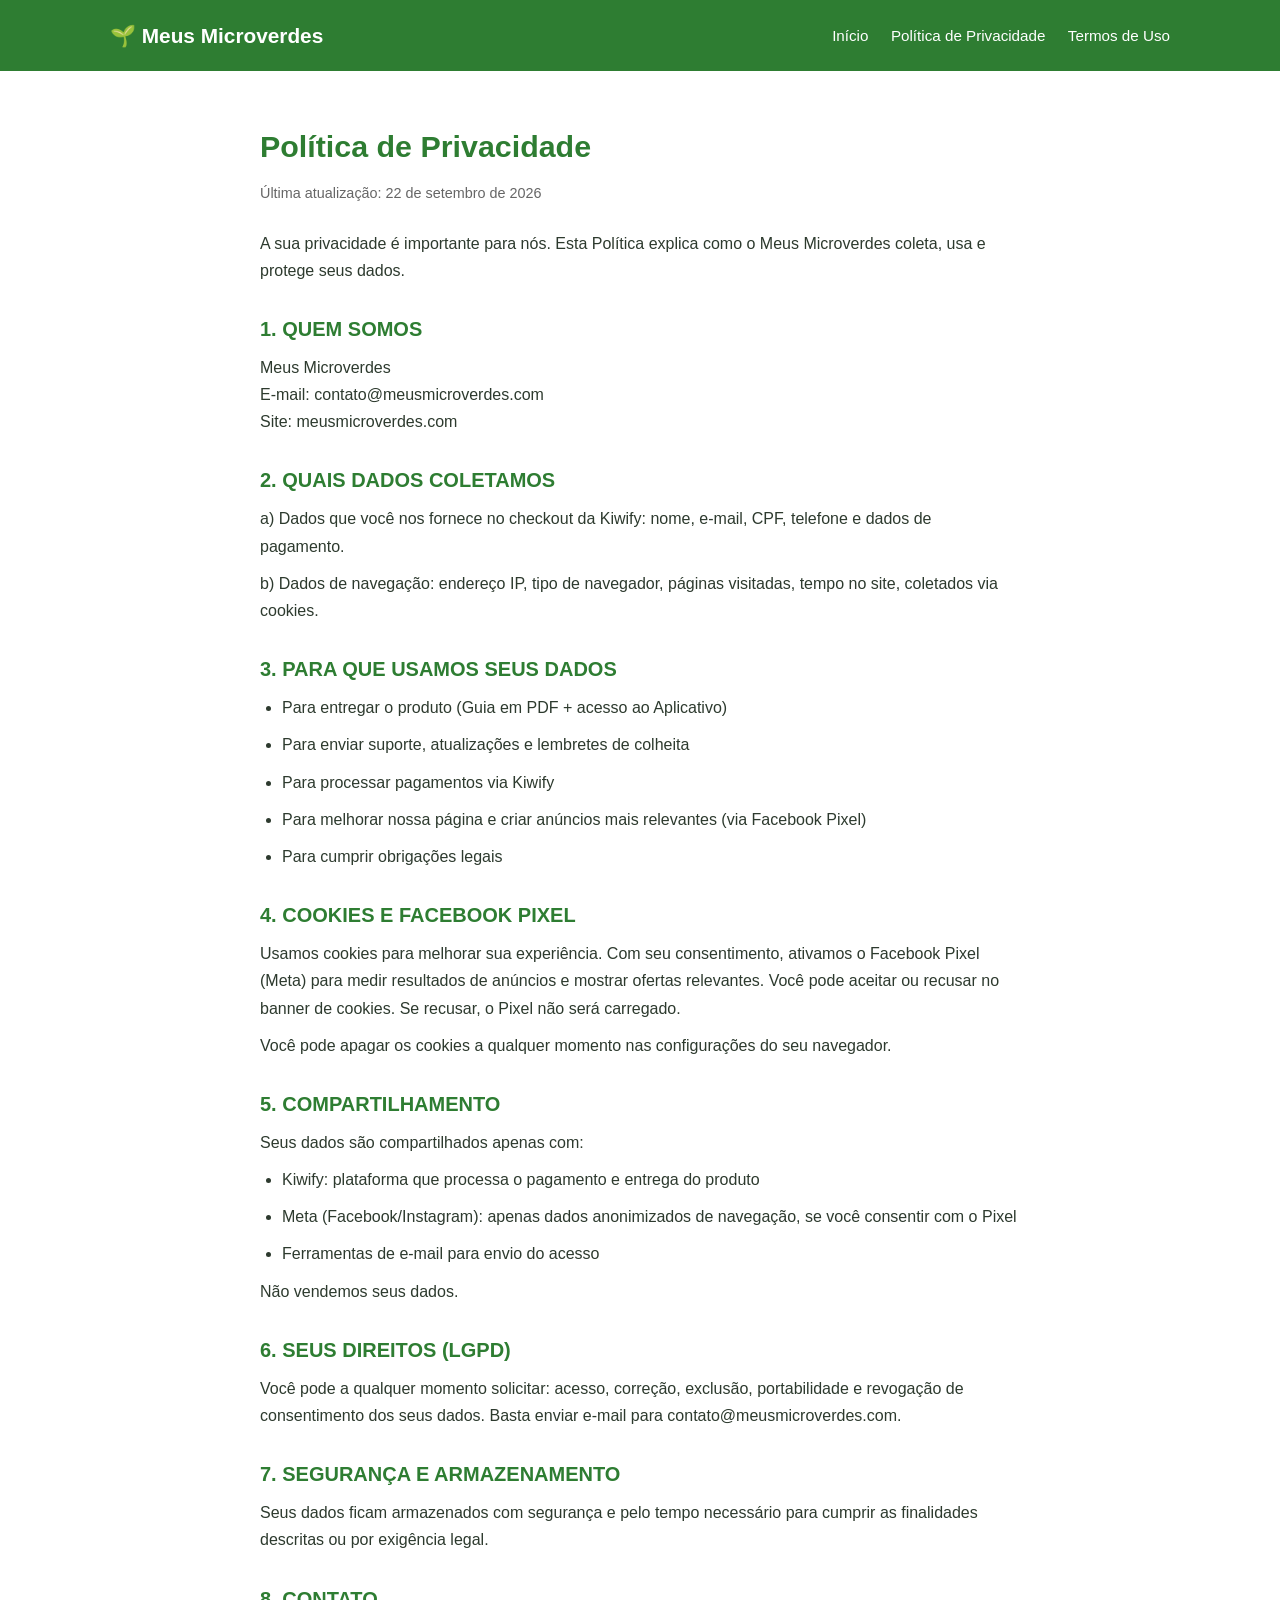
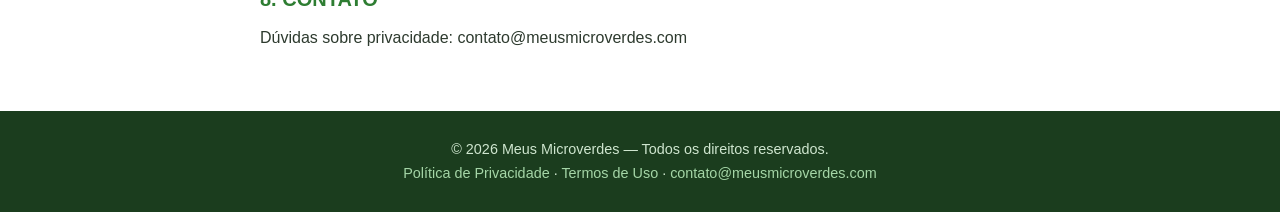
<file: politica-de-privacidade.html>
<!DOCTYPE html>
<html lang="pt-BR">
<head>
  <meta charset="UTF-8">
  <meta name="viewport" content="width=device-width, initial-scale=1.0">
  <title>Política de Privacidade | Meus Microverdes</title>
  <style>
    /* ===== CSS (mesmo do index.html) ===== */
    * { margin: 0; padding: 0; box-sizing: border-box; }
    body {
      font-family: 'Segoe UI', Arial, sans-serif;
      color: #2d3a2e;
      line-height: 1.7;
      background: #f4f9f4;
    }
    .container {
      width: 100%;
      max-width: 1100px;
      margin: 0 auto;
      padding: 0 20px;
    }
    header {
      background: #2e7d32;
      color: #fff;
      padding: 18px 0;
    }
    header .container {
      display: flex;
      align-items: center;
      justify-content: space-between;
      flex-wrap: wrap;
      gap: 12px;
    }
    header .logo { font-size: 1.3rem; font-weight: 700; }
    header nav a {
      color: #fff;
      text-decoration: none;
      margin-left: 18px;
      font-size: 0.95rem;
    }
    header nav a:hover { text-decoration: underline; }

    .bg-branco { background: #fff; padding: 50px 0; }
    section h1 { font-size: 1.9rem; color: #2e7d32; margin-bottom: 8px; }
    section h2 { font-size: 1.25rem; color: #2e7d32; margin: 28px 0 8px; }
    section p, section li { font-size: 1rem; margin-bottom: 10px; }
    section ul { padding-left: 22px; margin-bottom: 10px; }
    .atualizacao { color: #666; font-size: 0.9rem; margin-bottom: 24px; }

    footer {
      background: #1b3d1e;
      color: #cfe6cf;
      padding: 26px 0;
      text-align: center;
      font-size: 0.9rem;
    }
    footer a { color: #a5d6a7; text-decoration: none; }
    footer a:hover { text-decoration: underline; }
  </style>
</head>
<body>

  <!-- ===== HEADER (mesmo do index.html) ===== -->
  <header>
    <div class="container">
      <div class="logo">🌱 Meus Microverdes</div>
      <nav>
        <a href="index.html">Início</a>
        <a href="politica-de-privacidade.html">Política de Privacidade</a>
        <a href="termos-de-uso.html">Termos de Uso</a>
      </nav>
    </div>
  </header>

  <!-- ===== CONTEÚDO ===== -->
  <section class="bg-branco">
    <div class="container" style="max-width: 800px;">

      <h1>Política de Privacidade</h1>
      <p class="atualizacao">Última atualização: 22 de setembro de 2026</p>

      <p>A sua privacidade é importante para nós. Esta Política explica como o Meus Microverdes coleta, usa e protege seus dados.</p>

      <h2>1. QUEM SOMOS</h2>
      <p>Meus Microverdes<br>
      E-mail: contato@meusmicroverdes.com<br>
      Site: meusmicroverdes.com</p>

      <h2>2. QUAIS DADOS COLETAMOS</h2>
      <p>a) Dados que você nos fornece no checkout da Kiwify: nome, e-mail, CPF, telefone e dados de pagamento.</p>
      <p>b) Dados de navegação: endereço IP, tipo de navegador, páginas visitadas, tempo no site, coletados via cookies.</p>

      <h2>3. PARA QUE USAMOS SEUS DADOS</h2>
      <ul>
        <li>Para entregar o produto (Guia em PDF + acesso ao Aplicativo)</li>
        <li>Para enviar suporte, atualizações e lembretes de colheita</li>
        <li>Para processar pagamentos via Kiwify</li>
        <li>Para melhorar nossa página e criar anúncios mais relevantes (via Facebook Pixel)</li>
        <li>Para cumprir obrigações legais</li>
      </ul>

      <h2>4. COOKIES E FACEBOOK PIXEL</h2>
      <p>Usamos cookies para melhorar sua experiência. Com seu consentimento, ativamos o Facebook Pixel (Meta) para medir resultados de anúncios e mostrar ofertas relevantes. Você pode aceitar ou recusar no banner de cookies. Se recusar, o Pixel não será carregado.</p>
      <p>Você pode apagar os cookies a qualquer momento nas configurações do seu navegador.</p>

      <h2>5. COMPARTILHAMENTO</h2>
      <p>Seus dados são compartilhados apenas com:</p>
      <ul>
        <li>Kiwify: plataforma que processa o pagamento e entrega do produto</li>
        <li>Meta (Facebook/Instagram): apenas dados anonimizados de navegação, se você consentir com o Pixel</li>
        <li>Ferramentas de e-mail para envio do acesso</li>
      </ul>
      <p>Não vendemos seus dados.</p>

      <h2>6. SEUS DIREITOS (LGPD)</h2>
      <p>Você pode a qualquer momento solicitar: acesso, correção, exclusão, portabilidade e revogação de consentimento dos seus dados. Basta enviar e-mail para contato@meusmicroverdes.com.</p>

      <h2>7. SEGURANÇA E ARMAZENAMENTO</h2>
      <p>Seus dados ficam armazenados com segurança e pelo tempo necessário para cumprir as finalidades descritas ou por exigência legal.</p>

      <h2>8. CONTATO</h2>
      <p>Dúvidas sobre privacidade: contato@meusmicroverdes.com</p>

    </div>
  </section>

  <!-- ===== RODAPÉ (mesmo do index.html) ===== -->
  <footer>
    <div class="container">
      <p>© 2026 Meus Microverdes — Todos os direitos reservados.</p>
      <p>
        <a href="politica-de-privacidade.html">Política de Privacidade</a> ·
        <a href="termos-de-uso.html">Termos de Uso</a> ·
        <a href="mailto:contato@meusmicroverdes.com">contato@meusmicroverdes.com</a>
      </p>
    </div>
  </footer>

</body>
</html>
</file>
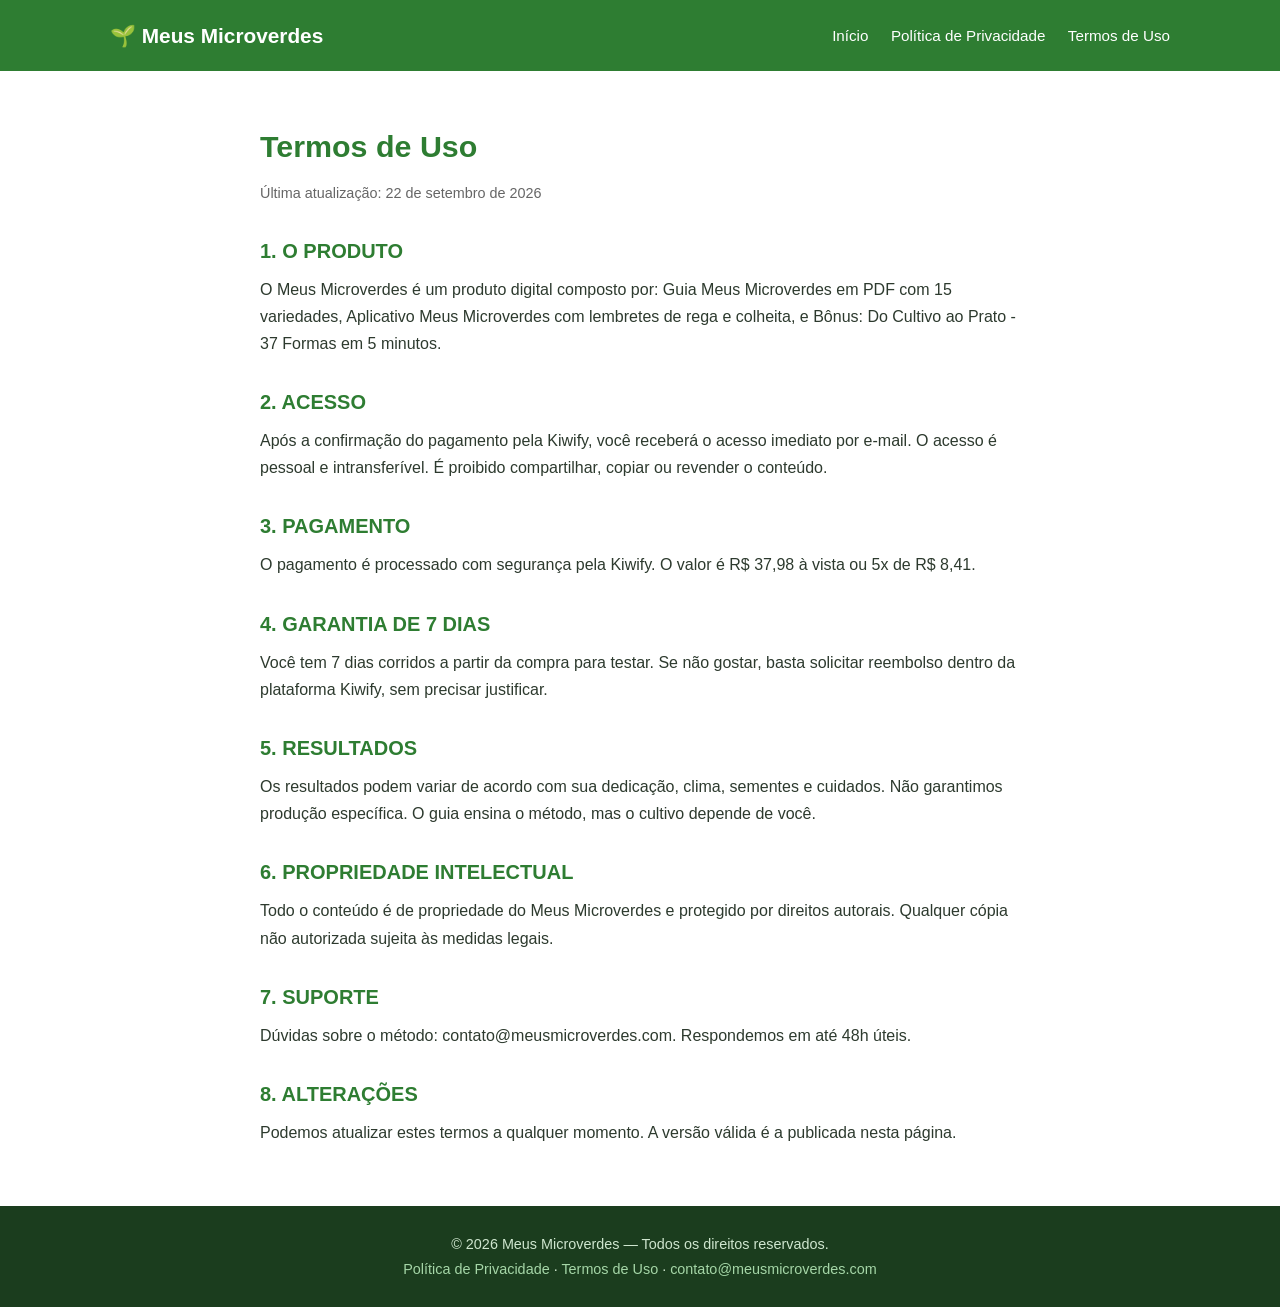
<file: termos-de-uso.html>
<!DOCTYPE html>
<html lang="pt-BR">
<head>
  <meta charset="UTF-8">
  <meta name="viewport" content="width=device-width, initial-scale=1.0">
  <title>Termos de Uso | Meus Microverdes</title>
  <style>
    /* ===== CSS (mesmo do index.html) ===== */
    * { margin: 0; padding: 0; box-sizing: border-box; }
    body {
      font-family: 'Segoe UI', Arial, sans-serif;
      color: #2d3a2e;
      line-height: 1.7;
      background: #f4f9f4;
    }
    .container {
      width: 100%;
      max-width: 1100px;
      margin: 0 auto;
      padding: 0 20px;
    }
    header {
      background: #2e7d32;
      color: #fff;
      padding: 18px 0;
    }
    header .container {
      display: flex;
      align-items: center;
      justify-content: space-between;
      flex-wrap: wrap;
      gap: 12px;
    }
    header .logo { font-size: 1.3rem; font-weight: 700; }
    header nav a {
      color: #fff;
      text-decoration: none;
      margin-left: 18px;
      font-size: 0.95rem;
    }
    header nav a:hover { text-decoration: underline; }

    .bg-branco { background: #fff; padding: 50px 0; }
    section h1 { font-size: 1.9rem; color: #2e7d32; margin-bottom: 8px; }
    section h2 { font-size: 1.25rem; color: #2e7d32; margin: 28px 0 8px; }
    section p, section li { font-size: 1rem; margin-bottom: 10px; }
    section ul { padding-left: 22px; margin-bottom: 10px; }
    .atualizacao { color: #666; font-size: 0.9rem; margin-bottom: 24px; }

    footer {
      background: #1b3d1e;
      color: #cfe6cf;
      padding: 26px 0;
      text-align: center;
      font-size: 0.9rem;
    }
    footer a { color: #a5d6a7; text-decoration: none; }
    footer a:hover { text-decoration: underline; }
  </style>
</head>
<body>

  <!-- ===== HEADER (mesmo do index.html) ===== -->
  <header>
    <div class="container">
      <div class="logo">🌱 Meus Microverdes</div>
      <nav>
        <a href="index.html">Início</a>
        <a href="politica-de-privacidade.html">Política de Privacidade</a>
        <a href="termos-de-uso.html">Termos de Uso</a>
      </nav>
    </div>
  </header>

  <!-- ===== CONTEÚDO ===== -->
  <section class="bg-branco">
    <div class="container" style="max-width: 800px;">

      <h1>Termos de Uso</h1>
      <p class="atualizacao">Última atualização: 22 de setembro de 2026</p>

      <h2>1. O PRODUTO</h2>
      <p>O Meus Microverdes é um produto digital composto por: Guia Meus Microverdes em PDF com 15 variedades, Aplicativo Meus Microverdes com lembretes de rega e colheita, e Bônus: Do Cultivo ao Prato - 37 Formas em 5 minutos.</p>

      <h2>2. ACESSO</h2>
      <p>Após a confirmação do pagamento pela Kiwify, você receberá o acesso imediato por e-mail. O acesso é pessoal e intransferível. É proibido compartilhar, copiar ou revender o conteúdo.</p>

      <h2>3. PAGAMENTO</h2>
      <p>O pagamento é processado com segurança pela Kiwify. O valor é R$ 37,98 à vista ou 5x de R$ 8,41.</p>

      <h2>4. GARANTIA DE 7 DIAS</h2>
      <p>Você tem 7 dias corridos a partir da compra para testar. Se não gostar, basta solicitar reembolso dentro da plataforma Kiwify, sem precisar justificar.</p>

      <h2>5. RESULTADOS</h2>
      <p>Os resultados podem variar de acordo com sua dedicação, clima, sementes e cuidados. Não garantimos produção específica. O guia ensina o método, mas o cultivo depende de você.</p>

      <h2>6. PROPRIEDADE INTELECTUAL</h2>
      <p>Todo o conteúdo é de propriedade do Meus Microverdes e protegido por direitos autorais. Qualquer cópia não autorizada sujeita às medidas legais.</p>

      <h2>7. SUPORTE</h2>
      <p>Dúvidas sobre o método: contato@meusmicroverdes.com. Respondemos em até 48h úteis.</p>

      <h2>8. ALTERAÇÕES</h2>
      <p>Podemos atualizar estes termos a qualquer momento. A versão válida é a publicada nesta página.</p>

    </div>
  </section>

  <!-- ===== RODAPÉ (mesmo do index.html) ===== -->
  <footer>
    <div class="container">
      <p>© 2026 Meus Microverdes — Todos os direitos reservados.</p>
      <p>
        <a href="politica-de-privacidade.html">Política de Privacidade</a> ·
        <a href="termos-de-uso.html">Termos de Uso</a> ·
        <a href="mailto:contato@meusmicroverdes.com">contato@meusmicroverdes.com</a>
      </p>
    </div>
  </footer>

</body>
</html>
</file>
